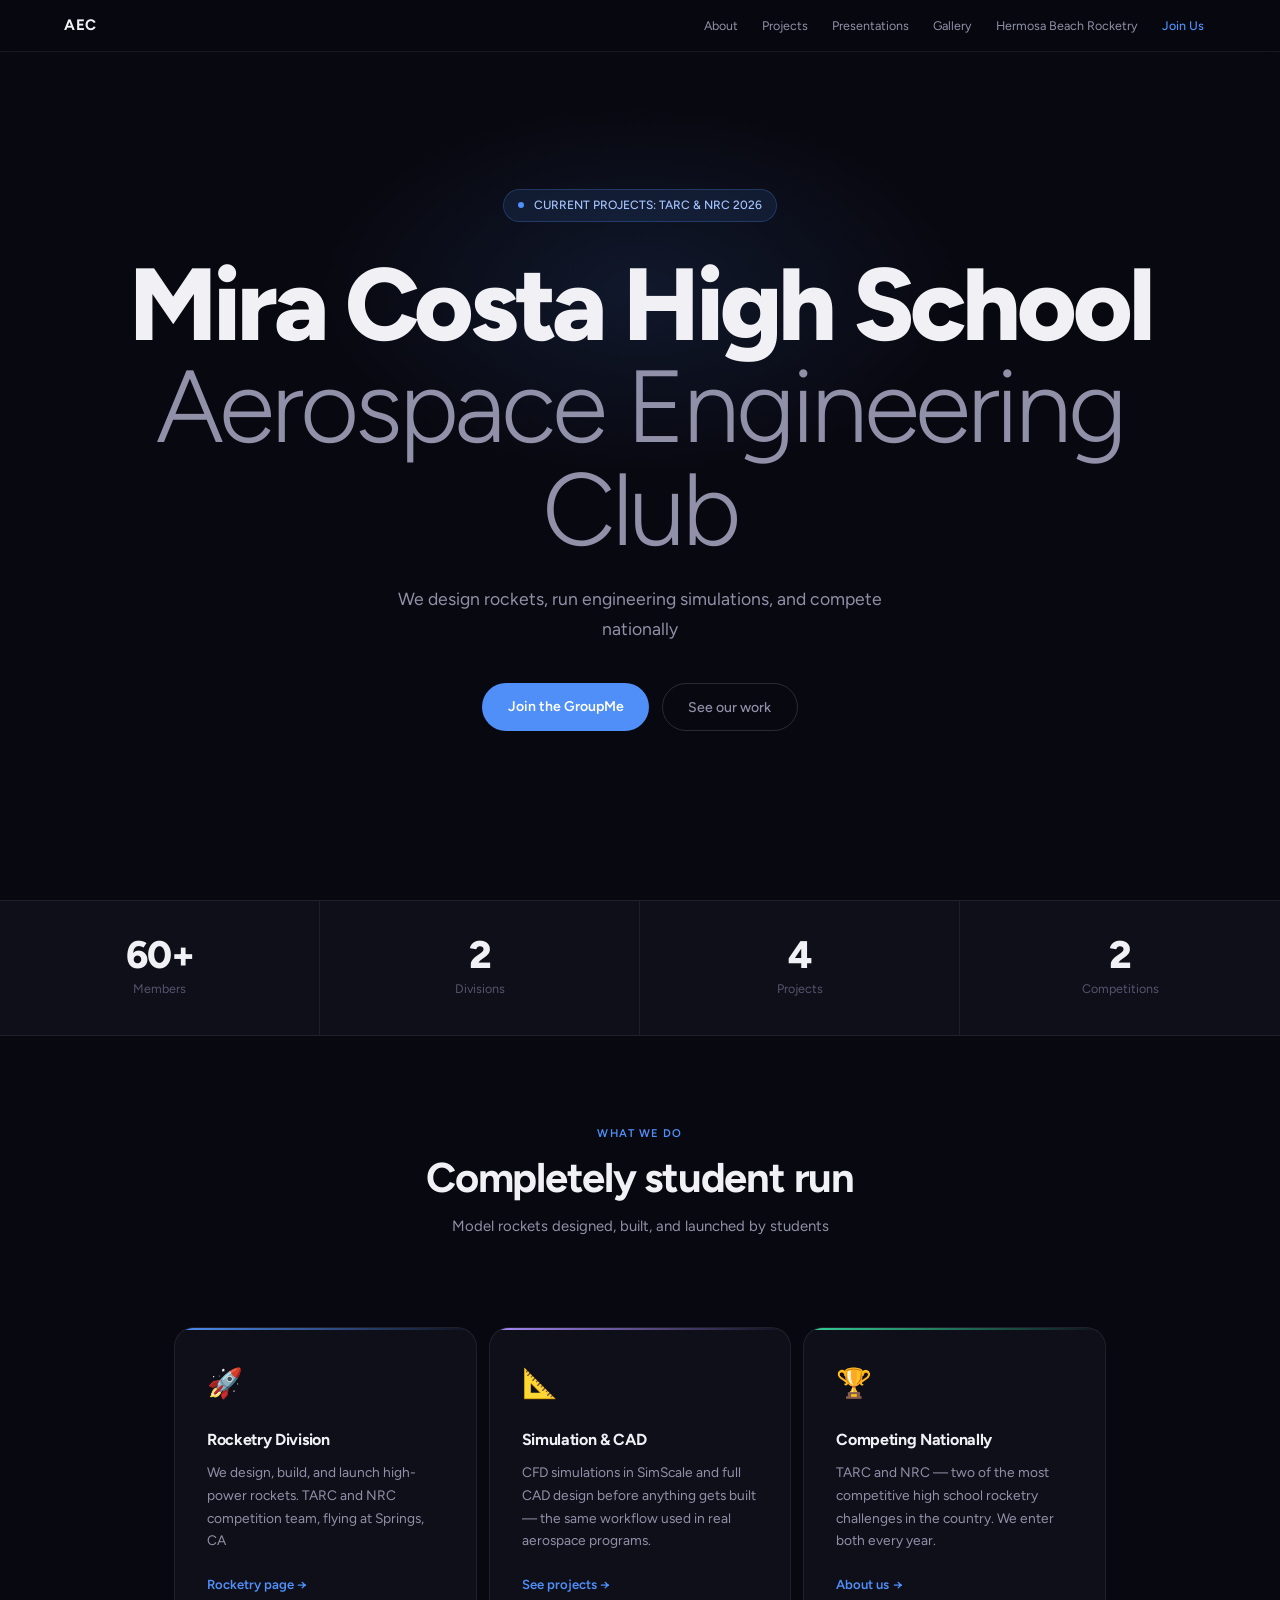
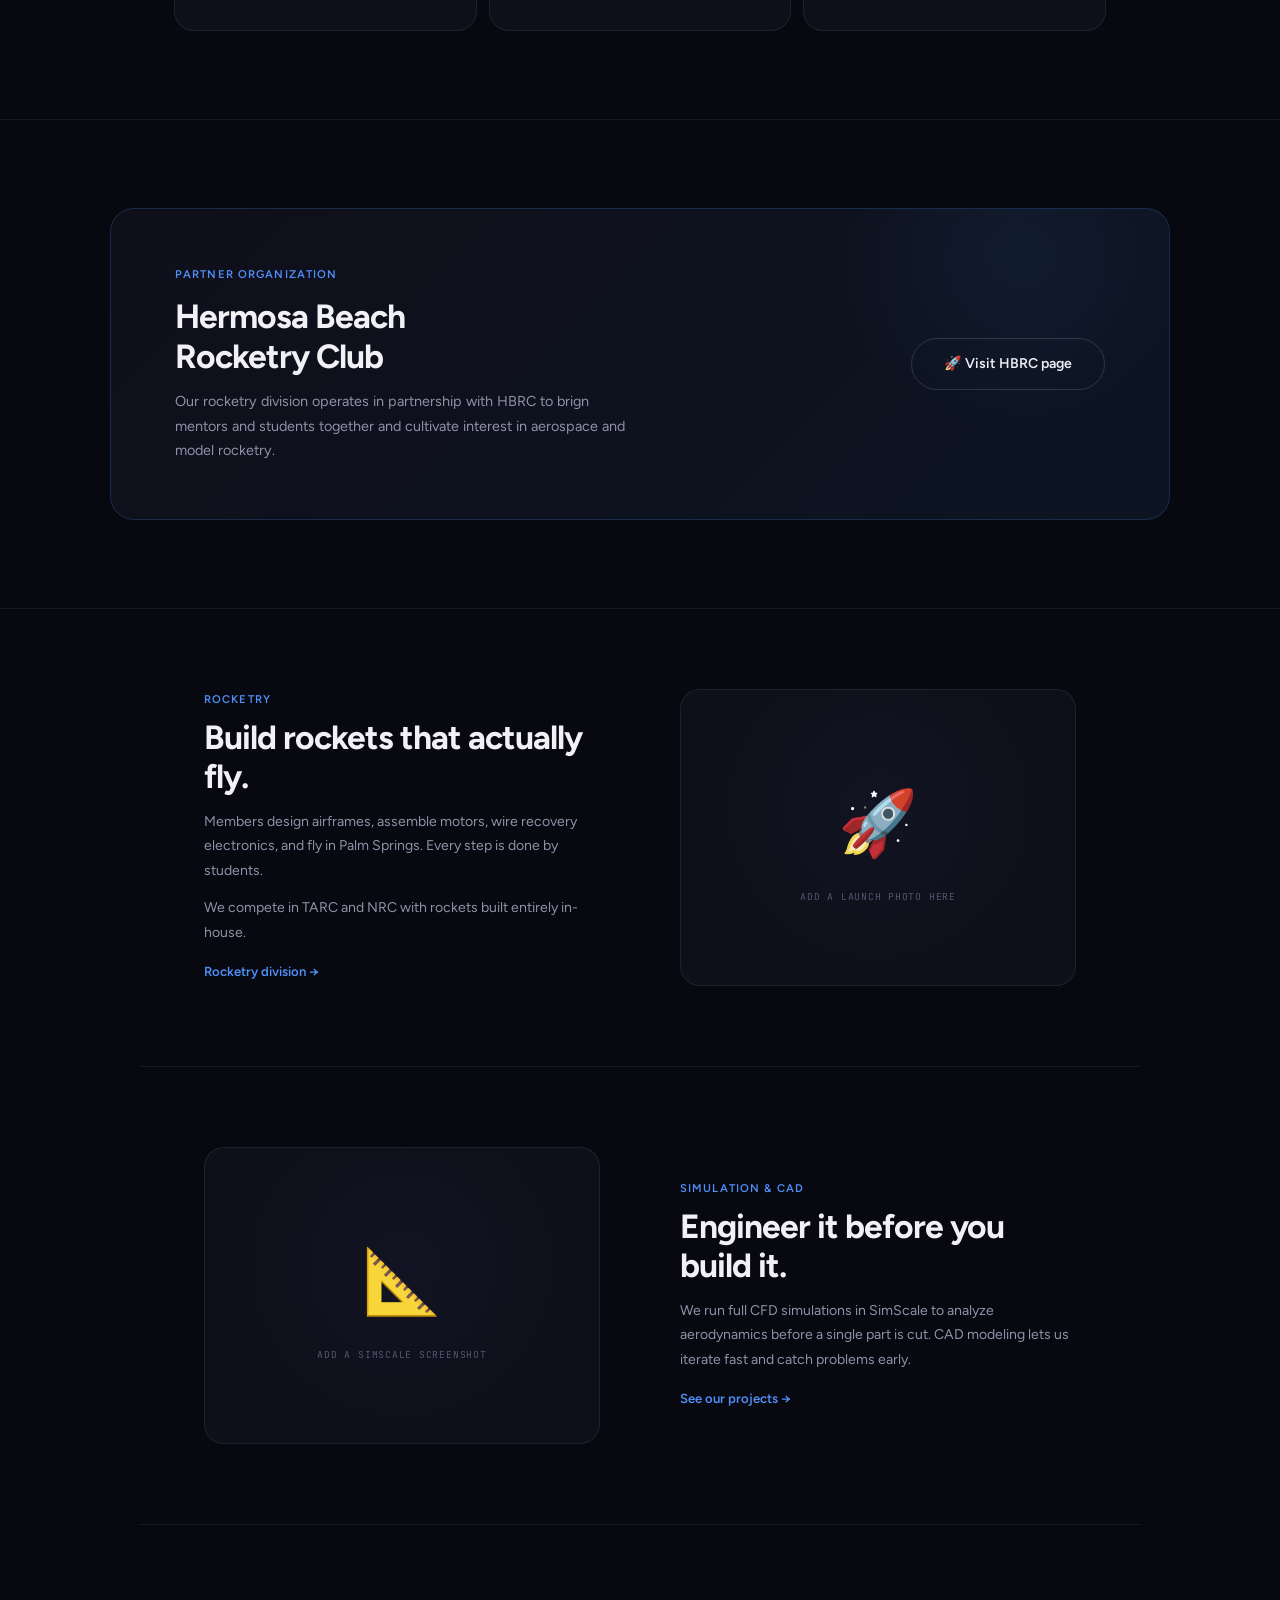
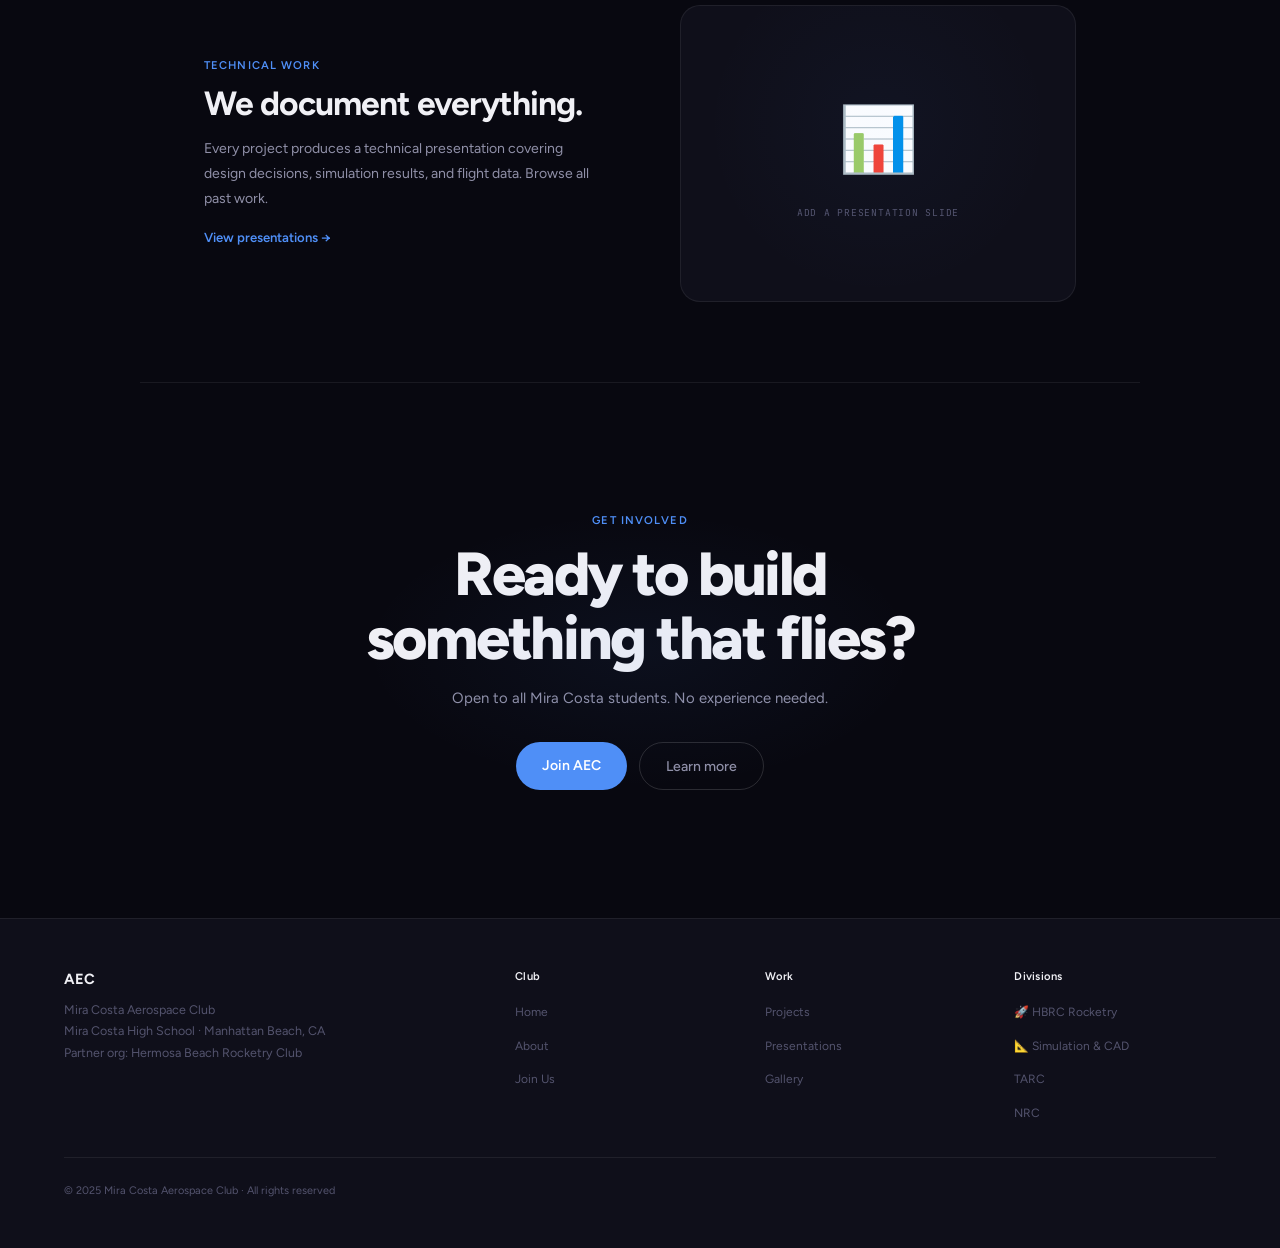
<file: BLACKHAWK-main/website/index.html>
<!DOCTYPE html>
<html lang="en">
<head>
  <meta charset="UTF-8" />
  <meta name="viewport" content="width=device-width, initial-scale=1.0" />
  <title>Mira Costa Aerospace Club</title>
  <link rel="preconnect" href="https://fonts.googleapis.com">
  <link rel="preconnect" href="https://fonts.gstatic.com" crossorigin>
  <link href="https://fonts.googleapis.com/css2?family=Figtree:wght@300;400;500;600;700;800&family=JetBrains+Mono:wght@400;500&display=swap" rel="stylesheet">
  <style>
    *, *::before, *::after { box-sizing: border-box; margin: 0; padding: 0; }

    :root {
      --bg:      #080810;
      --bg2:     #0f0f1a;
      --bg3:     #16162a;
      --border:  rgba(255,255,255,0.07);
      --border2: rgba(255,255,255,0.14);
      --text:    #f0f0f5;
      --mid:     #9090a8;
      --dim:     #54546e;
      --blue:    #4f8ff7;
      --blue2:   #a5c4ff;
    }

    html { scroll-behavior: smooth; }

    body {
      font-family: 'Figtree', -apple-system, sans-serif;
      background: var(--bg);
      color: var(--text);
      line-height: 1.65;
      -webkit-font-smoothing: antialiased;
    }

    a { color: inherit; text-decoration: none; }

    /* ── NAV ── */
    nav {
      position: fixed;
      top: 0; left: 0; right: 0;
      z-index: 100;
      height: 52px;
      background: rgba(8,8,16,0.85);
      backdrop-filter: blur(18px);
      -webkit-backdrop-filter: blur(18px);
      border-bottom: 1px solid var(--border);
      display: flex;
      align-items: center;
      padding: 0 5%;
    }

    .nav-logo { font-size: 0.95rem; font-weight: 700; letter-spacing: 0.04em; color: var(--text); margin-right: auto; }

    .nav-links { display: flex; list-style: none; }

    .nav-links a { font-size: 0.78rem; font-weight: 400; color: var(--mid); padding: 0 12px; transition: color 0.15s; }
    .nav-links a:hover { color: var(--text); }
    .nav-join { color: var(--blue) !important; font-weight: 500 !important; }

    /* ── HERO ── */
    .hero {
      min-height: 100vh;
      display: flex;
      flex-direction: column;
      align-items: center;
      justify-content: center;
      text-align: center;
      padding: 100px 5% 80px;
      position: relative;
      overflow: hidden;
    }

    .hero-glow {
      position: absolute;
      top: 10%; left: 50%;
      transform: translateX(-50%);
      width: 700px; height: 400px;
      background: radial-gradient(ellipse, rgba(79,143,247,0.12), transparent 65%);
      pointer-events: none;
    }

    .hero-pill {
      display: inline-flex;
      align-items: center;
      gap: 0.6rem;
      background: rgba(79,143,247,0.1);
      border: 1px solid rgba(79,143,247,0.25);
      border-radius: 100px;
      padding: 0.35rem 0.9rem;
      font-size: 0.75rem;
      font-weight: 500;
      color: var(--blue2);
      margin-bottom: 2rem;
      animation: fadeUp 0.6s ease 0.1s both;
    }

    .hero-pill-dot {
      width: 6px; height: 6px;
      background: var(--blue);
      border-radius: 50%;
      animation: pulse 2s ease-in-out infinite;
    }

    @keyframes pulse { 0%,100%{opacity:1;transform:scale(1)} 50%{opacity:0.5;transform:scale(0.8)} }

    .hero h1 {
      font-size: clamp(3rem, 8vw, 6.5rem);
      font-weight: 800;
      letter-spacing: -0.04em;
      line-height: 1.0;
      margin-bottom: 1.4rem;
      color: var(--text);
      animation: fadeUp 0.6s ease 0.2s both;
    }

    .hero h1 .light { font-weight: 300; color: var(--mid); }

    .hero-sub {
      font-size: clamp(0.95rem, 1.8vw, 1.1rem);
      font-weight: 400;
      color: var(--mid);
      max-width: 500px;
      line-height: 1.7;
      margin-bottom: 2.5rem;
      animation: fadeUp 0.6s ease 0.3s both;
    }

    .hero-btns {
      display: flex;
      gap: 0.8rem;
      justify-content: center;
      flex-wrap: wrap;
      animation: fadeUp 0.6s ease 0.4s both;
    }

    .btn-blue {
      background: var(--blue);
      color: #fff;
      padding: 0.7rem 1.6rem;
      border-radius: 100px;
      font-size: 0.88rem;
      font-weight: 600;
      transition: all 0.2s;
    }

    .btn-blue:hover { background: #3a78e8; transform: translateY(-1px); box-shadow: 0 8px 24px rgba(79,143,247,0.28); }

    .btn-ghost {
      background: transparent;
      color: var(--mid);
      padding: 0.7rem 1.6rem;
      border-radius: 100px;
      font-size: 0.88rem;
      font-weight: 500;
      border: 1px solid var(--border2);
      transition: all 0.2s;
    }

    .btn-ghost:hover { color: var(--text); border-color: rgba(255,255,255,0.3); }

    /* ── STATS ── */
    .stats {
      display: grid;
      grid-template-columns: repeat(4, 1fr);
      border-top: 1px solid var(--border);
      border-bottom: 1px solid var(--border);
      background: var(--bg2);
    }

    .stat { padding: 2.2rem 2rem; text-align: center; border-right: 1px solid var(--border); }
    .stat:last-child { border-right: none; }
    .stat-n { font-size: 2.4rem; font-weight: 800; letter-spacing: -0.04em; color: var(--text); line-height: 1; margin-bottom: 0.3rem; }
    .stat-l { font-size: 0.78rem; color: var(--dim); }

    /* ── SHARED LAYOUT ── */
    .wrap { max-width: 1060px; margin: 0 auto; padding: 0 5%; }
    .pad { padding: 5.5rem 0; }
    .pad-sm { padding: 3rem 0; }

    .label { font-size: 0.7rem; font-weight: 600; letter-spacing: 0.1em; text-transform: uppercase; color: var(--blue); margin-bottom: 0.8rem; }

    .heading {
      font-size: clamp(1.8rem, 3.5vw, 2.6rem);
      font-weight: 700;
      letter-spacing: -0.03em;
      line-height: 1.1;
      margin-bottom: 0.8rem;
    }

    .subtext { font-size: 0.93rem; color: var(--mid); line-height: 1.7; max-width: 500px; }

    hr.rule { border: none; border-top: 1px solid var(--border); }

    /* ── CARDS ── */
    .cards { display: grid; grid-template-columns: repeat(auto-fit, minmax(270px, 1fr)); gap: 12px; }

    .card {
      background: var(--bg2);
      border: 1px solid var(--border);
      border-radius: 20px;
      padding: 2rem;
      position: relative;
      overflow: hidden;
      transition: border-color 0.25s, transform 0.25s;
    }

    .card:hover { border-color: var(--border2); transform: translateY(-3px); }

    .card-stripe {
      position: absolute;
      top: 0; left: 0; right: 0;
      height: 2px;
    }

    .card-icon { font-size: 1.8rem; margin-bottom: 1.2rem; }
    .card h3 { font-size: 1rem; font-weight: 700; letter-spacing: -0.02em; margin-bottom: 0.5rem; }
    .card p { font-size: 0.86rem; color: var(--mid); line-height: 1.65; margin-bottom: 1.2rem; }

    .card-lnk { font-size: 0.82rem; font-weight: 600; color: var(--blue); display: inline-flex; align-items: center; transition: gap 0.15s; gap: 0.2rem; }
    .card-lnk:hover { gap: 0.5rem; }
    .card-lnk::after { content: '→'; }

    /* ── HBRC BANNER ── */
    .hbrc-banner {
      background: linear-gradient(135deg, var(--bg2) 0%, #0c1422 100%);
      border: 1px solid rgba(79,143,247,0.2);
      border-radius: 24px;
      padding: 3.5rem 4rem;
      display: grid;
      grid-template-columns: 1fr auto;
      align-items: center;
      gap: 3rem;
      position: relative;
      overflow: hidden;
    }

    .hbrc-banner::before {
      content: '';
      position: absolute;
      top: -50%; right: -5%;
      width: 400px; height: 400px;
      background: radial-gradient(circle, rgba(79,143,247,0.07), transparent 65%);
      pointer-events: none;
    }

    .hbrc-banner h2 { font-size: clamp(1.5rem, 3vw, 2.1rem); font-weight: 700; letter-spacing: -0.03em; line-height: 1.2; margin-bottom: 0.8rem; }
    .hbrc-banner p { font-size: 0.9rem; color: var(--mid); line-height: 1.7; max-width: 460px; }

    .btn-hbrc {
      background: transparent;
      color: var(--text);
      padding: 0.85rem 2rem;
      border-radius: 100px;
      font-size: 0.88rem;
      font-weight: 600;
      border: 1px solid var(--border2);
      white-space: nowrap;
      flex-shrink: 0;
      display: flex;
      align-items: center;
      gap: 0.5rem;
      transition: all 0.2s;
    }

    .btn-hbrc:hover { background: var(--blue); border-color: var(--blue); transform: translateY(-1px); box-shadow: 0 8px 24px rgba(79,143,247,0.25); }

    /* ── FEATURE ROW ── */
    .feat {
      display: grid;
      grid-template-columns: 1fr 1fr;
      gap: 5rem;
      align-items: center;
      padding: 5rem 5%;
      max-width: 1000px;
      margin: 0 auto;
      border-bottom: 1px solid var(--border);
    }

    .feat.flip { direction: rtl; }
    .feat.flip > * { direction: ltr; }

    .feat-text .label { margin-bottom: 0.6rem; }
    .feat-text h2 { font-size: clamp(1.5rem, 2.8vw, 2.1rem); font-weight: 700; letter-spacing: -0.03em; line-height: 1.15; margin-bottom: 0.9rem; }
    .feat-text p { font-size: 0.88rem; color: var(--mid); line-height: 1.75; margin-bottom: 0.8rem; }

    .feat-box {
      background: var(--bg2);
      border: 1px solid var(--border);
      border-radius: 20px;
      aspect-ratio: 4/3;
      display: flex;
      flex-direction: column;
      align-items: center;
      justify-content: center;
      gap: 0.8rem;
      font-size: 4rem;
      position: relative;
      overflow: hidden;
    }

    .feat-box::before { content: ''; position: absolute; inset: 0; background: radial-gradient(circle at 50% 40%, rgba(79,143,247,0.04), transparent 65%); }

    .feat-box p { font-family: 'JetBrains Mono', monospace; font-size: 0.6rem; color: var(--dim); letter-spacing: 0.08em; text-transform: uppercase; }

    /* ── CTA ── */
    .cta { text-align: center; padding: 8rem 5%; position: relative; overflow: hidden; }
    .cta::before { content: ''; position: absolute; top: 50%; left: 50%; transform: translate(-50%,-50%); width: 600px; height: 300px; background: radial-gradient(ellipse, rgba(79,143,247,0.06), transparent 65%); pointer-events: none; }
    .cta h2 { font-size: clamp(2rem, 5vw, 3.8rem); font-weight: 800; letter-spacing: -0.04em; line-height: 1.05; margin-bottom: 1rem; }
    .cta p { font-size: 0.93rem; color: var(--mid); margin-bottom: 2rem; }
    .cta-row { display: flex; gap: 0.8rem; justify-content: center; flex-wrap: wrap; }

    /* ── FOOTER ── */
    footer { background: var(--bg2); border-top: 1px solid var(--border); padding: 3rem 5%; }

    .footer-grid { display: grid; grid-template-columns: 2fr 1fr 1fr 1fr; gap: 3rem; padding-bottom: 2rem; border-bottom: 1px solid var(--border); margin-bottom: 1.5rem; }

    .footer-brand { font-size: 0.92rem; font-weight: 700; margin-bottom: 0.5rem; }
    .footer-tagline { font-size: 0.78rem; color: var(--dim); line-height: 1.7; }

    .footer-col h5 { font-size: 0.7rem; font-weight: 600; margin-bottom: 0.8rem; letter-spacing: 0.02em; }
    .footer-col ul { list-style: none; display: flex; flex-direction: column; gap: 0.45rem; }
    .footer-col ul a { font-size: 0.75rem; color: var(--dim); transition: color 0.15s; }
    .footer-col ul a:hover { color: var(--mid); }

    .footer-btm { font-size: 0.68rem; color: var(--dim); }

    /* ── Reveal ── */
    @keyframes fadeUp { from{opacity:0;transform:translateY(18px)} to{opacity:1;transform:translateY(0)} }
    .reveal { opacity: 0; transform: translateY(22px); transition: opacity 0.65s ease, transform 0.65s ease; }
    .reveal.visible { opacity: 1; transform: translateY(0); }

    /* ── Responsive ── */
    @media (max-width: 860px) {
      .stats { grid-template-columns: repeat(2,1fr); }
      .stat:nth-child(2) { border-right: none; }
      .hbrc-banner { grid-template-columns: 1fr; padding: 2.5rem; }
      .feat { grid-template-columns: 1fr; gap: 2rem; }
      .feat.flip { direction: ltr; }
      .footer-grid { grid-template-columns: 1fr 1fr; }
    }

    @media (max-width: 560px) {
      .nav-links { display: none; }
    }
  </style>
</head>
<body>

  <nav>
    <a href="index.html" class="nav-logo">AEC</a>
    <ul class="nav-links">
      <li><a href="about.html">About</a></li>
      <li><a href="projects.html">Projects</a></li>
      <li><a href="presentations.html">Presentations</a></li>
      <li><a href="gallery.html">Gallery</a></li>
      <li><a href="rocketry/index.html">Hermosa Beach Rocketry</a></li>
      <li><a href="contact.html" class="nav-join">Join Us</a></li>
    </ul>
  </nav>

<!-- HERO -->
<section class="hero">
  <div class="hero-glow"></div>
  <div class="hero-pill">
    <div class="hero-pill-dot"></div>
    CURRENT PROJECTS: TARC & NRC 2026
  </div>
  <h1>Mira Costa High School<br><span class="light">Aerospace Engineering Club</span></h1>
  <p class="hero-sub">We design rockets, run engineering simulations, and compete nationally</p>
  <div class="hero-btns">
  <a href="https://groupme.com/join_group/96601438/nnVI4sBJ" class="btn-blue" target="_blank" rel="noopener noreferrer">Join the GroupMe</a>
  <a href="projects.html" class="btn-ghost">See our work</a>
</div>
</section>
  
  <!-- STATS -->
  <div class="stats reveal">
    <div class="stat"><div class="stat-n">60+</div><div class="stat-l">Members</div></div>
    <div class="stat"><div class="stat-n">2</div><div class="stat-l">Divisions</div></div>
    <div class="stat"><div class="stat-n">4</div><div class="stat-l">Projects</div></div>
    <div class="stat"><div class="stat-n">2</div><div class="stat-l">Competitions</div></div>
  </div>

  <!-- DIVISIONS -->
  <div class="wrap pad reveal" style="text-align:center; max-width:640px;">
    <div class="label">What we do</div>
    <h2 class="heading">Completely student run</h2>
    <p class="subtext" style="margin:0 auto;">Model rockets designed, built, and launched by students</p>
  </div>

  <div class="wrap" style="padding-bottom:5.5rem;">
    <div class="cards reveal">
      <div class="card">
        <div class="card-stripe" style="background:linear-gradient(90deg,var(--blue),transparent);"></div>
        <div class="card-icon">🚀</div>
        <h3>Rocketry Division</h3>
        <p>We design, build, and launch high-power rockets. TARC and NRC competition team, flying at  Springs, CA</p>
        <a href="rocketry/index.html" class="card-lnk">Rocketry page </a>
      </div>
      <div class="card">
        <div class="card-stripe" style="background:linear-gradient(90deg,#a78bfa,transparent);"></div>
        <div class="card-icon">📐</div>
        <h3>Simulation & CAD</h3>
        <p>CFD simulations in SimScale and full CAD design before anything gets built — the same workflow used in real aerospace programs.</p>
        <a href="projects.html" class="card-lnk">See projects </a>
      </div>
      <div class="card">
        <div class="card-stripe" style="background:linear-gradient(90deg,#34d399,transparent);"></div>
        <div class="card-icon">🏆</div>
        <h3>Competing Nationally</h3>
        <p>TARC and NRC — two of the most competitive high school rocketry challenges in the country. We enter both every year.</p>
        <a href="about.html" class="card-lnk">About us </a>
      </div>
    </div>
  </div>

  <hr class="rule" />

  <!-- HBRC BANNER -->
  <div class="wrap pad reveal">
    <div class="hbrc-banner">
      <div>
        <div class="label">Partner organization</div>
        <h2>Hermosa Beach<br>Rocketry Club</h2>
        <p>Our rocketry division operates in partnership with HBRC to brign mentors and students together and cultivate interest in aerospace and model rocketry.</p>
      </div>
      <a href="rocketry/index.html" class="btn-hbrc">🚀 Visit HBRC page</a>
    </div>
  </div>

  <hr class="rule" />

  <!-- FEATURE ROWS -->
  <div class="feat reveal">
    <div class="feat-text">
      <div class="label">Rocketry</div>
      <h2>Build rockets that actually fly.</h2>
      <p>Members design airframes, assemble motors, wire recovery electronics, and fly in Palm Springs. Every step is done by students.</p>
      <p>We compete in TARC and NRC with rockets built entirely in-house.</p>
      <a href="rocketry/index.html" class="card-lnk">Rocketry division </a>
    </div>
    <div class="feat-box">🚀<p>Add a launch photo here</p></div>
  </div>

  <div class="feat flip reveal">
    <div class="feat-text">
      <div class="label">Simulation & CAD</div>
      <h2>Engineer it before you build it.</h2>
      <p>We run full CFD simulations in SimScale to analyze aerodynamics before a single part is cut. CAD modeling lets us iterate fast and catch problems early.</p>
      <a href="projects.html" class="card-lnk">See our projects </a>
    </div>
    <div class="feat-box">📐<p>Add a SimScale screenshot</p></div>
  </div>

  <div class="feat reveal">
    <div class="feat-text">
      <div class="label">Technical work</div>
      <h2>We document everything.</h2>
      <p>Every project produces a technical presentation covering design decisions, simulation results, and flight data. Browse all past work.</p>
      <a href="presentations.html" class="card-lnk">View presentations </a>
    </div>
    <div class="feat-box">📊<p>Add a presentation slide</p></div>
  </div>

  <!-- CTA -->
  <section class="cta reveal">
    <div class="label" style="margin-bottom:0.8rem;">Get involved</div>
    <h2>Ready to build<br>something that flies?</h2>
    <p>Open to all Mira Costa students. No experience needed.</p>
    <div class="cta-row">
      <a href="contact.html" class="btn-blue">Join AEC</a>
      <a href="about.html" class="btn-ghost">Learn more</a>
    </div>
  </section>

  <!-- FOOTER -->
  <footer>
    <div class="footer-grid">
      <div>
        <div class="footer-brand">AEC</div>
        <div class="footer-tagline">Mira Costa Aerospace Club<br>Mira Costa High School · Manhattan Beach, CA<br>Partner org: Hermosa Beach Rocketry Club</div>
      </div>
      <div class="footer-col">
        <h5>Club</h5>
        <ul>
          <li><a href="index.html">Home</a></li>
          <li><a href="about.html">About</a></li>
          <li><a href="contact.html">Join Us</a></li>
        </ul>
      </div>
      <div class="footer-col">
        <h5>Work</h5>
        <ul>
          <li><a href="projects.html">Projects</a></li>
          <li><a href="presentations.html">Presentations</a></li>
          <li><a href="gallery.html">Gallery</a></li>
        </ul>
      </div>
      <div class="footer-col">
        <h5>Divisions</h5>
        <ul>
          <li><a href="rocketry/index.html">🚀 HBRC Rocketry</a></li>
          <li><a href="projects.html">📐 Simulation & CAD</a></li>
          <li><a href="#">TARC</a></li>
          <li><a href="#">NRC</a></li>
        </ul>
      </div>
    </div>
    <div class="footer-btm">© 2025 Mira Costa Aerospace Club · All rights reserved</div>
  </footer>

  <script>
    const obs = new IntersectionObserver(entries => {
      entries.forEach(e => { if (e.isIntersecting) e.target.classList.add('visible'); });
    }, { threshold: 0.08 });
    document.querySelectorAll('.reveal').forEach(el => obs.observe(el));
  </script>

</body>
</html>
</file>
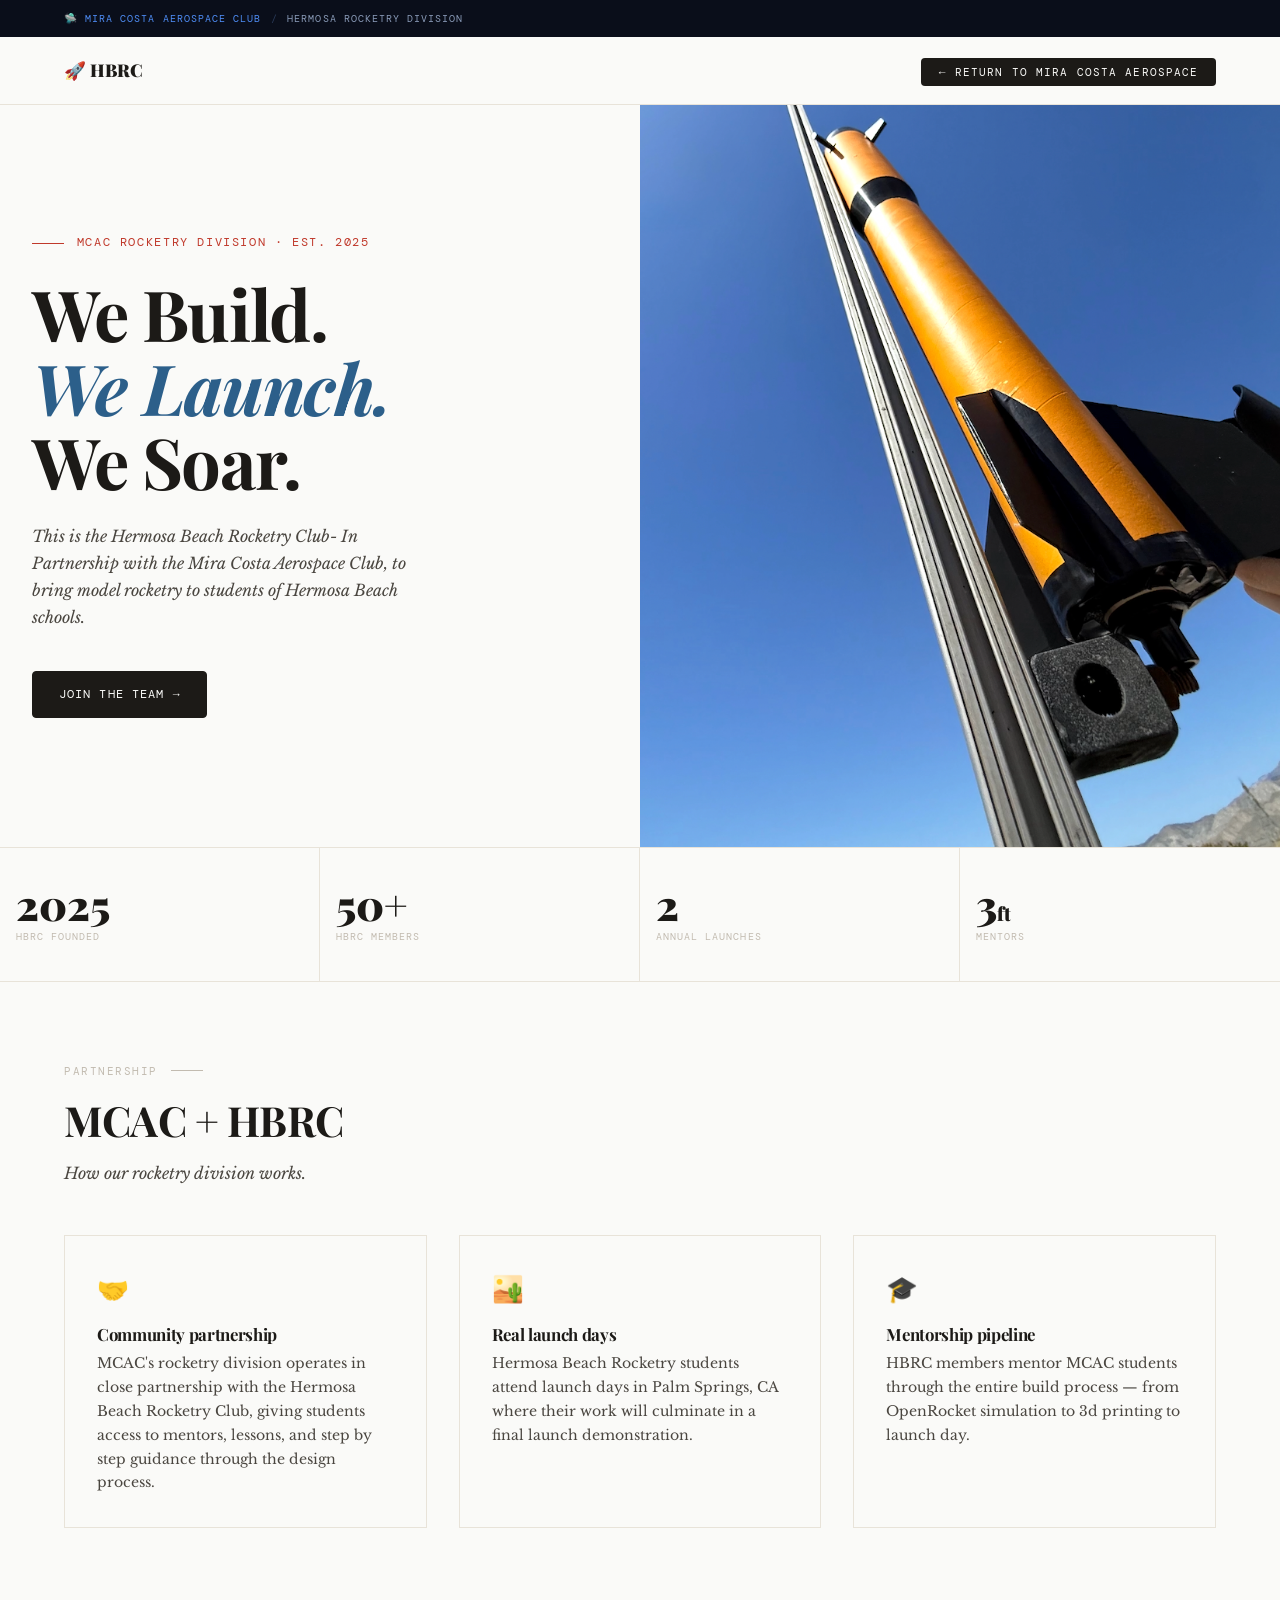
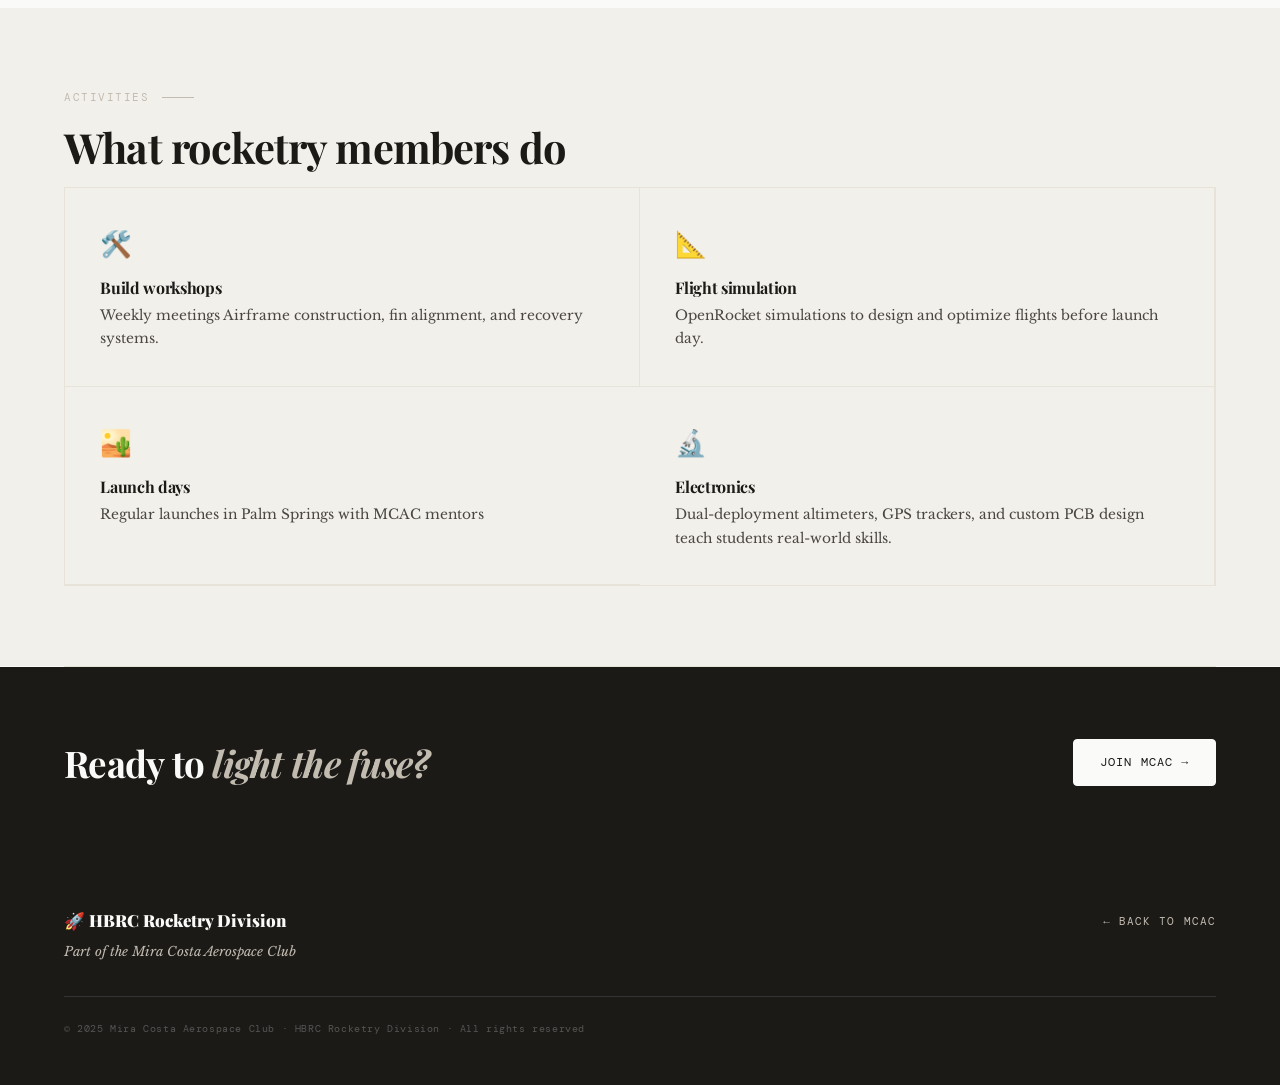
<file: BLACKHAWK-main/website/rocketry/index.html>
<!DOCTYPE html>
<html lang="en">
<head>
  <meta charset="UTF-8" />
  <meta name="viewport" content="width=device-width, initial-scale=1.0" />
  <title>HBRC Rocketry — Mira Costa Aerospace Club</title>
  <link rel="stylesheet" href="style.css" />
  <style>
    /* ── Hero ── */
    .hero {
      min-height: calc(90vh - 68px);
      display: grid;
      grid-template-columns: 1fr 1fr;
      align-items: center;
    }

    .hero-text { padding: 6rem 5%; animation: fadeUp 0.8s ease both; }

    .hero-eyebrow {
      font-family: 'DM Mono', monospace;
      font-size: 0.72rem;
      letter-spacing: 0.14em;
      text-transform: uppercase;
      color: var(--accent);
      display: flex;
      align-items: center;
      gap: 0.8rem;
      margin-bottom: 1.5rem;
    }

    .hero-eyebrow::before { content: ''; width: 2rem; height: 1px; background: var(--accent); }

    .hero h1 { font-size: clamp(2.8rem, 5.5vw, 5rem); line-height: 1.05; margin-bottom: 1.5rem; }
    .hero h1 em { font-style: italic; color: var(--accent2); }

    .hero-desc { color: var(--ink-mid); font-size: 1rem; font-style: italic; max-width: 400px; margin-bottom: 2.5rem; }
    .hero-actions { display: flex; gap: 1rem; flex-wrap: wrap; }

    .hero-image {
      height: calc(90vh - 68px);
      background: var(--cream);
      display: flex;
      align-items: center;
      justify-content: center;
      color: var(--stone);
      font-size: 6rem;
      position: relative;
      overflow: hidden;
    }

    .hero-image-inner {
      display: flex;
      flex-direction: column;
      align-items: center;
      gap: 1rem;
      animation: float 4s ease-in-out infinite;
    }

    .hero-image p { font-family: 'DM Mono', monospace; font-size: 0.65rem; letter-spacing: 0.1em; text-transform: uppercase; color: var(--stone); }

    @keyframes float { 0%,100%{transform:translateY(0)} 50%{transform:translateY(-14px)} }

    /* ── Stats ── */
    .stats-bar { display: grid; grid-template-columns: repeat(4, 1fr); border-top: 1px solid var(--sand); border-bottom: 1px solid var(--sand); }

    .stat { padding: 2.2rem 5%; border-right: 1px solid var(--sand); }
    .stat:last-child { border-right: none; }

    .stat-number { font-family: 'Playfair Display', serif; font-size: 2.6rem; font-weight: 900; line-height: 1; margin-bottom: 0.2rem; }
    .stat-label { font-family: 'DM Mono', monospace; font-size: 0.65rem; letter-spacing: 0.1em; text-transform: uppercase; color: var(--stone); }

    /* ── Features grid ── */
    .features-grid { display: grid; grid-template-columns: repeat(2, 1fr); border: 1px solid var(--sand); }
    .feature { padding: 2.2rem; border-right: 1px solid var(--sand); border-bottom: 1px solid var(--sand); transition: background 0.2s; }
    .feature:hover { background: var(--cream); }
    .feature:nth-child(3n) { border-right: none; }
    .feature:nth-child(n+4) { border-bottom: none; }
    .feature-icon { font-size: 1.6rem; margin-bottom: 0.8rem; }
    .feature h3 { font-size: 1rem; margin-bottom: 0.4rem; }
    .feature p { font-size: 0.86rem; color: var(--ink-mid); }

    /* ── Cert table ── */
    .cert-table { width: 100%; border-collapse: collapse; font-size: 0.9rem; }
    .cert-table th { font-family: 'DM Mono', monospace; font-size: 0.65rem; letter-spacing: 0.1em; text-transform: uppercase; color: var(--stone); padding: 0.8rem 1rem; text-align: left; border-bottom: 1px solid var(--sand); }
    .cert-table td { padding: 1rem; border-bottom: 1px solid var(--cream); color: var(--ink-mid); }
    .cert-table tr:last-child td { border-bottom: none; }
    .cert-table tr:hover td { background: var(--cream); }

    .cert-badge { display: inline-block; font-family: 'DM Mono', monospace; font-size: 0.62rem; letter-spacing: 0.08em; text-transform: uppercase; padding: 0.2rem 0.6rem; border: 1px solid; }
    .cert-l1 { color: #2c5f8a; border-color: #2c5f8a; }
    .cert-l2 { color: #b8860b; border-color: #b8860b; }
    .cert-l3 { color: var(--accent); border-color: var(--accent); }

    /* ── CTA strip ── */
    .cta-strip { background: var(--ink); color: var(--white); padding: 4.5rem 5%; display: flex; justify-content: space-between; align-items: center; gap: 2rem; flex-wrap: wrap; }
    .cta-strip h2 { font-size: clamp(1.6rem, 3vw, 2.3rem); max-width: 480px; }
    .cta-strip h2 em { font-style: italic; color: var(--stone); }
    .btn-light { background: var(--white); color: var(--ink); border: 1px solid var(--white); }
    .btn-light:hover { background: var(--accent); color: var(--white); border-color: var(--accent); }

    @keyframes fadeUp { from{opacity:0;transform:translateY(24px)} to{opacity:1;transform:translateY(0)} }

    @media (max-width: 900px) {
      .hero { grid-template-columns: 1fr; }
      .hero-image { display: none; }
      .stats-bar { grid-template-columns: repeat(2,1fr); }
      .features-grid { grid-template-columns: 1fr 1fr; }
    }
  </style>
</head>
<body>

  <!-- PARENT BREADCRUMB -->
  <div class="parent-bar">
    <a href="../index.html">🛸 Mira Costa Aerospace Club</a>
    <span class="sep">/</span>
    <span>Hermosa Rocketry Division</span>
  </div>

 <nav>
  <a href="../index.html" class="nav-logo">🚀 HBRC</a>
  <ul class="nav-links">
    <li><a href="../index.html" class="nav-cta">← Return to Mira Costa Aerospace</a></li>
  </ul>
</nav>

  <!-- HERO -->
  <section class="hero">
    <div class="hero-text">
      <div class="hero-eyebrow">MCAC Rocketry Division · Est. 2025</div>
      <h1>We Build.<br><em>We Launch.</em><br>We Soar.</h1>
      <p class="hero-desc">
        This is the Hermosa Beach Rocketry Club- In Partnership with the Mira Costa Aerospace Club, to bring model rocketry to students of Hermosa Beach schools.
      </p>
      <div class="hero-actions">
        <a href="../contact.html" class="btn btn-primary">Join the team →</a>
      </div>
    </div>
    <div class="hero-image">
  <img src="../images/IMG_5955.png" style="width:100%; height:100%; object-fit:cover;">
</div>
  </section>

  <!-- STATS -->
  <div class="stats-bar">
    <div class="stat"><div class="stat-number">2025</div><div class="stat-label">HBRC founded</div></div>
    <div class="stat"><div class="stat-number">50+</div><div class="stat-label">HBRC members</div></div>
    <div class="stat"><div class="stat-number">2</div><div class="stat-label">Annual launches</div></div>
    <div class="stat"><div class="stat-number">3<span style="font-size:1.2rem">ft</span></div><div class="stat-label">Mentors</div></div>
  </div>

  <!-- ABOUT THE PARTNERSHIP -->
  <section class="section">
    <div class="section-label">Partnership</div>
    <h2 class="section-title">MCAC + HBRC</h2>
    <p class="section-subtitle">How our rocketry division works.</p>

    <div class="card-grid">
      <div class="card">
        <div style="font-size:1.6rem; margin-bottom:0.8rem;">🤝</div>
        <h3>Community partnership</h3>
        <p>MCAC's rocketry division operates in close partnership with the Hermosa Beach Rocketry Club, giving students access to mentors, lessons, and step by step guidance through the design process.
      </div>
      <div class="card">
        <div style="font-size:1.6rem; margin-bottom:0.8rem;">🏜️</div>
        <h3>Real launch days</h3>
        <p>Hermosa Beach Rocketry students attend launch days in Palm Springs, CA where their work will culminate in a final launch demonstration.</p>
      </div>
      <div class="card">
        <div style="font-size:1.6rem; margin-bottom:0.8rem;">🎓</div>
        <h3>Mentorship pipeline</h3>
        <p>HBRC members mentor MCAC students through the entire build process — from OpenRocket simulation to 3d printing to launch day. </p>
      </div>
    </div>
  </section>

  <!-- WHAT WE DO -->
  <section class="section section-alt">
    <div class="section-label">Activities</div>
    <h2 class="section-title">What rocketry members do</h2>
    <div class="features-grid">
      <div class="feature"><div class="feature-icon">🛠️</div><h3>Build workshops</h3><p>Weekly meetings Airframe construction, fin alignment, and recovery systems.</p></div>
      <div class="feature"><div class="feature-icon">📐</div><h3>Flight simulation</h3><p>OpenRocket simulations to design and optimize flights before launch day.</p></div>
      <div class="feature"><div class="feature-icon">🏜️</div><h3>Launch days</h3><p>Regular launches in Palm Springs with MCAC mentors</p></div>
      <div class="feature"><div class="feature-icon">🔬</div><h3>Electronics</h3><p>Dual-deployment altimeters, GPS trackers, and custom PCB design teach students real-world skills.</p></div>
    </div>
  </section>

  <hr />


  <!-- CTA -->
  <div class="cta-strip">
    <h2>Ready to <em>light the fuse?</em></h2>
    <a href="../contact.html" class="btn btn-light">Join MCAC →</a>
  </div>

  <footer>
    <div class="footer-inner">
      <div>
        <div class="footer-brand">🚀 HBRC Rocketry Division</div>
        <div class="footer-tagline">Part of the Mira Costa Aerospace Club</div>
      </div>
      <ul class="footer-links">
        <li><a href="../index.html">← Back to MCAC</a></li>
      </ul>
    </div>
    <div class="footer-bottom">© 2025 Mira Costa Aerospace Club · HBRC Rocketry Division · All rights reserved</div>
  </footer>

</body>
</html>
</file>
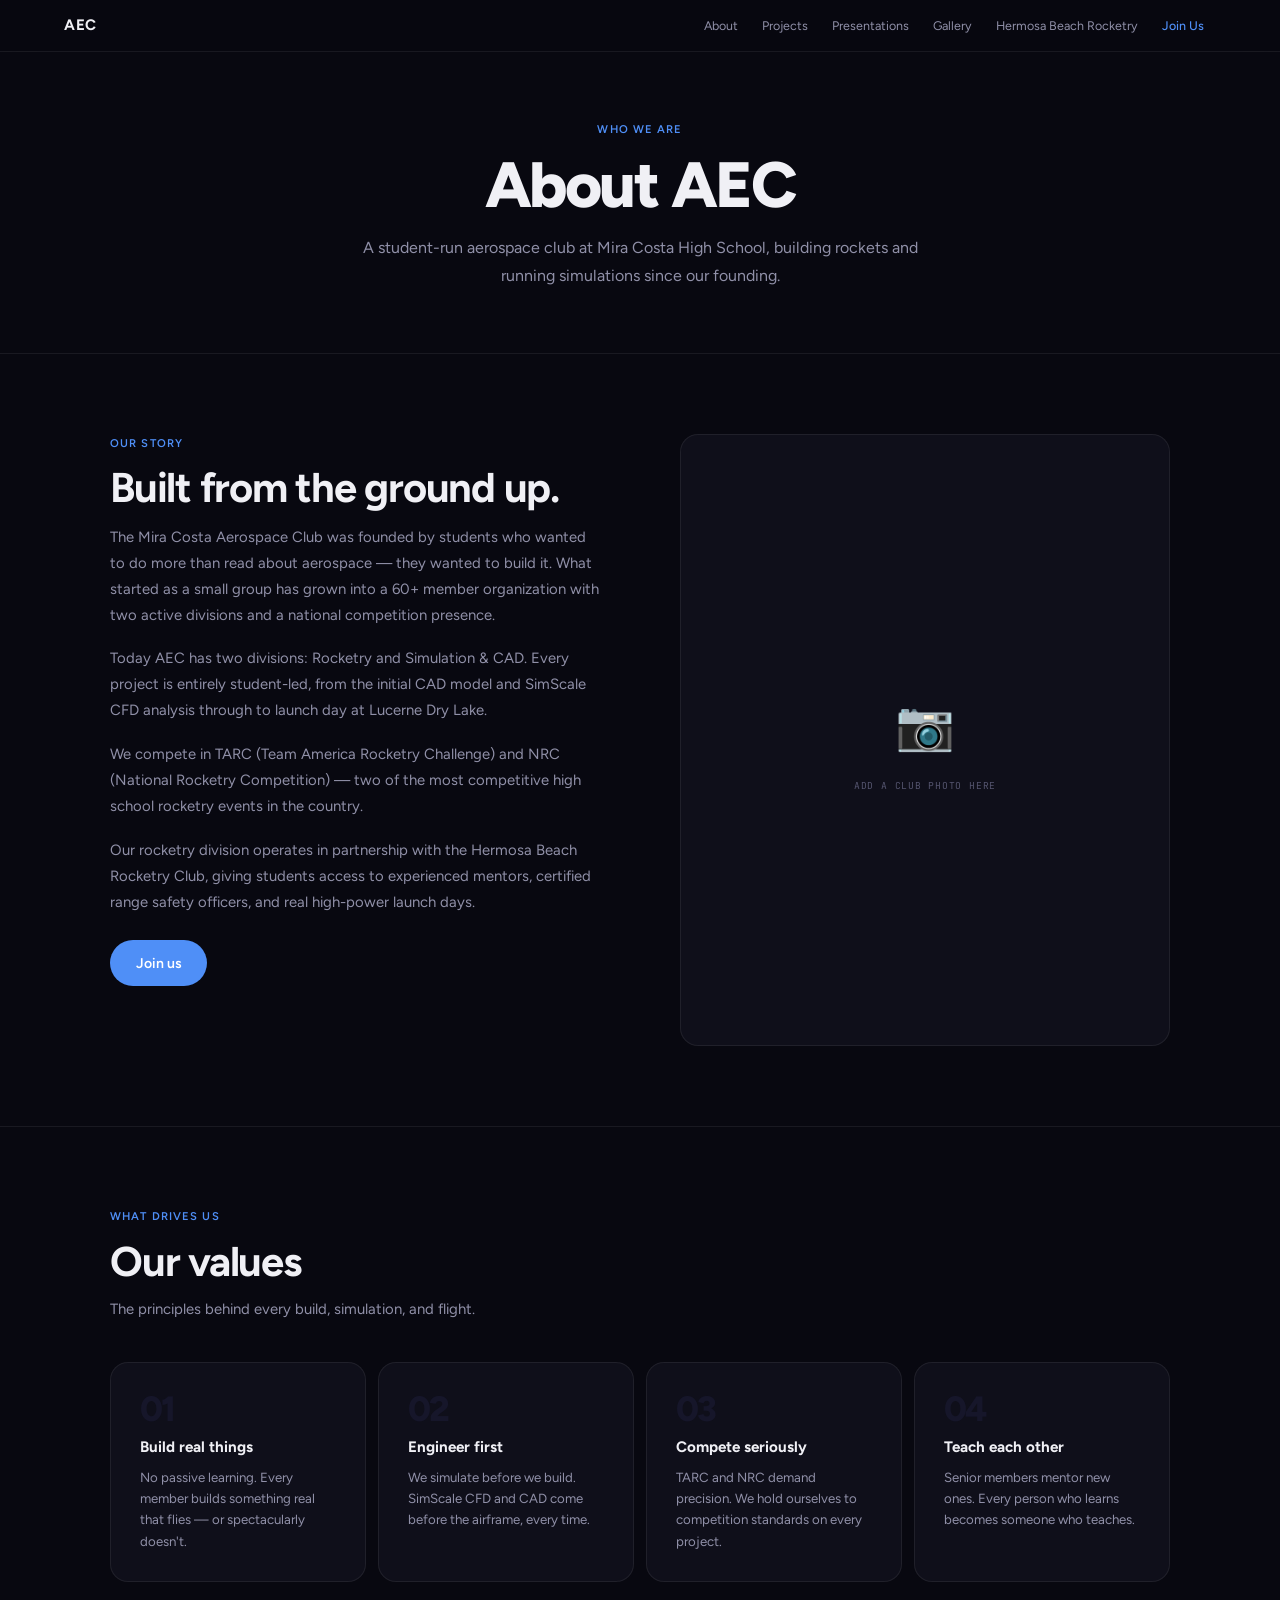
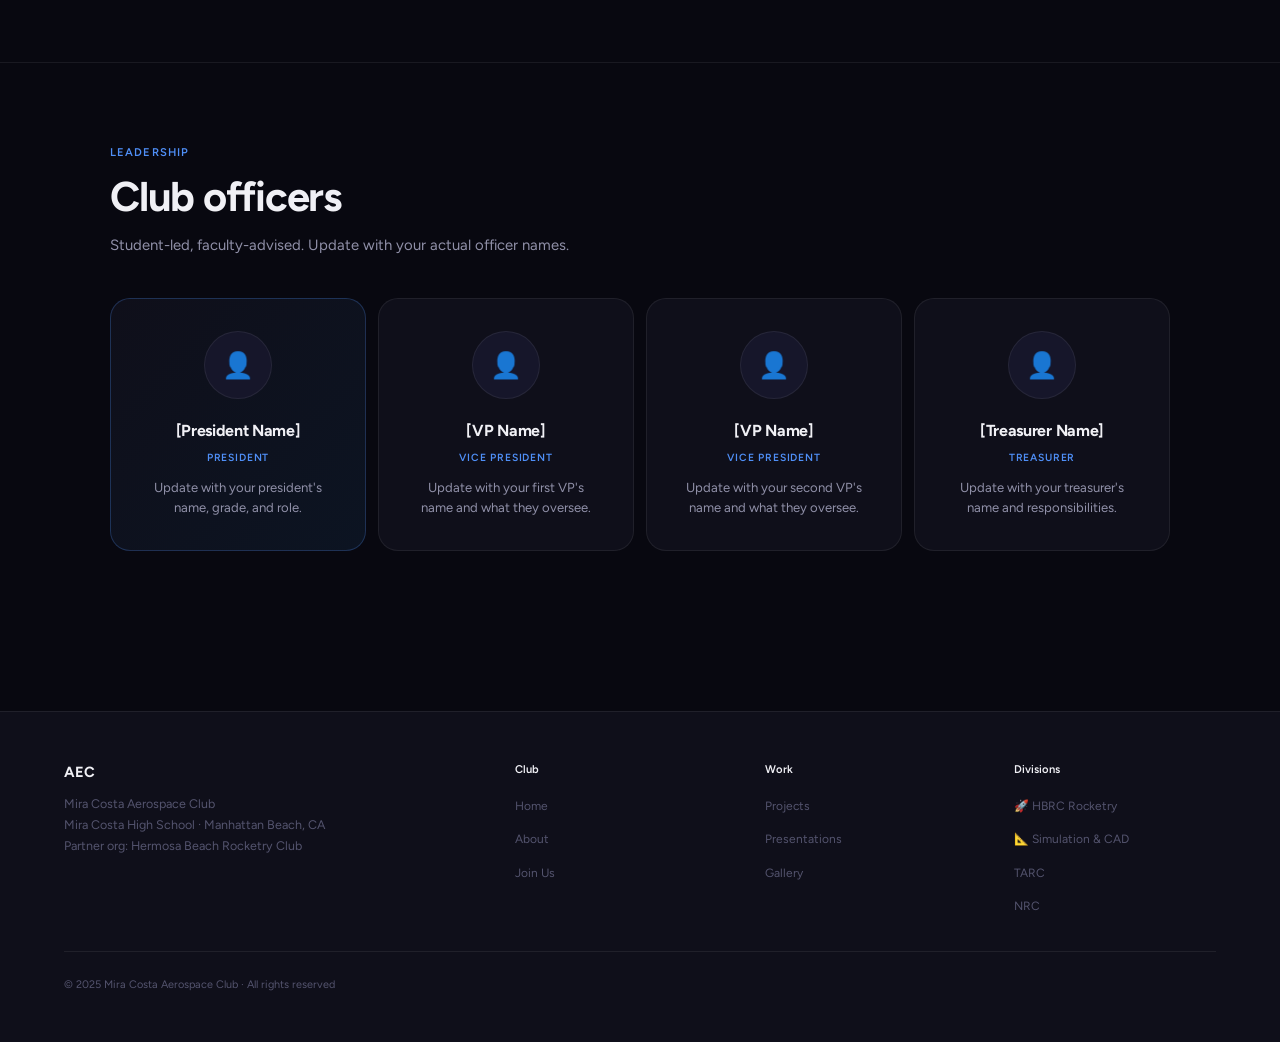
<file: BLACKHAWK-main/website/about.html>
<!DOCTYPE html>
<html lang="en">
<head>
  <meta charset="UTF-8" />
  <meta name="viewport" content="width=device-width, initial-scale=1.0" />
  <title>About — Mira Costa Aerospace Club</title>
  <link rel="preconnect" href="https://fonts.googleapis.com">
  <link rel="preconnect" href="https://fonts.gstatic.com" crossorigin>
  <link href="https://fonts.googleapis.com/css2?family=Figtree:wght@300;400;500;600;700;800&family=JetBrains+Mono:wght@400;500&display=swap" rel="stylesheet">
  <style>
*, *::before, *::after { box-sizing: border-box; margin: 0; padding: 0; }

    :root {
      --bg:      #080810;
      --bg2:     #0f0f1a;
      --bg3:     #16162a;
      --border:  rgba(255,255,255,0.07);
      --border2: rgba(255,255,255,0.14);
      --text:    #f0f0f5;
      --mid:     #9090a8;
      --dim:     #54546e;
      --blue:    #4f8ff7;
      --blue2:   #a5c4ff;
    }

    html { scroll-behavior: smooth; }

    body {
      font-family: 'Figtree', -apple-system, sans-serif;
      background: var(--bg);
      color: var(--text);
      line-height: 1.65;
      -webkit-font-smoothing: antialiased;
    }

    a { color: inherit; text-decoration: none; }

    /* ── NAV ── */
    nav {
      position: fixed;
      top: 0; left: 0; right: 0;
      z-index: 100;
      height: 52px;
      background: rgba(8,8,16,0.85);
      backdrop-filter: blur(18px);
      -webkit-backdrop-filter: blur(18px);
      border-bottom: 1px solid var(--border);
      display: flex;
      align-items: center;
      padding: 0 5%;
    }

    .nav-logo { font-size: 0.95rem; font-weight: 700; letter-spacing: 0.04em; color: var(--text); margin-right: auto; }

    .nav-links { display: flex; list-style: none; }

    .nav-links a { font-size: 0.78rem; font-weight: 400; color: var(--mid); padding: 0 12px; transition: color 0.15s; }
    .nav-links a:hover { color: var(--text); }
    .nav-join { color: var(--blue) !important; font-weight: 500 !important; }

    .page-header { padding:120px 5% 4rem; text-align:center; }
    .page-header h1 { font-size:clamp(2.4rem,5vw,4rem); font-weight:800; letter-spacing:-0.04em; line-height:1.05; margin-bottom:1rem; }
    .page-header p { font-size:1rem; color:var(--mid); line-height:1.7; max-width:580px; margin:0 auto; }
    .label { font-size:0.7rem; font-weight:600; letter-spacing:0.1em; text-transform:uppercase; color:var(--blue); margin-bottom:0.8rem; }
    hr.rule { border:none; border-top:1px solid var(--border); }
    .wrap { max-width:1060px; margin:0 auto; padding:0 5%; }
    .pad { padding:5rem 0; }
    .heading { font-size:clamp(1.8rem,3.5vw,2.6rem); font-weight:700; letter-spacing:-0.03em; line-height:1.1; margin-bottom:0.8rem; }
    .subtext { font-size:0.93rem; color:var(--mid); line-height:1.7; max-width:500px; margin-bottom:2.5rem; }
    .btn-blue { display:inline-flex; align-items:center; background:var(--blue); color:#fff; padding:0.7rem 1.6rem; border-radius:100px; font-size:0.88rem; font-weight:600; transition:all 0.2s; }
    .btn-blue:hover { background:#3a78e8; transform:translateY(-1px); }
    .btn-ghost { display:inline-flex; align-items:center; background:transparent; color:var(--mid); padding:0.7rem 1.6rem; border-radius:100px; font-size:0.88rem; font-weight:500; border:1px solid var(--border2); transition:all 0.2s; }
    .btn-ghost:hover { color:var(--text); border-color:rgba(255,255,255,0.3); }
    .lnk { font-size:0.85rem; font-weight:600; color:var(--blue); display:inline-flex; align-items:center; gap:0.2rem; transition:gap 0.15s; }
    .lnk:hover { gap:0.5rem; }
    .lnk::after { content:"→"; }
    footer { background:var(--bg2); border-top:1px solid var(--border); padding:3rem 5%; margin-top:5rem; }
    .footer-grid { display:grid; grid-template-columns:2fr 1fr 1fr 1fr; gap:3rem; padding-bottom:2rem; border-bottom:1px solid var(--border); margin-bottom:1.5rem; }
    .footer-brand { font-size:0.92rem; font-weight:700; margin-bottom:0.5rem; }
    .footer-tagline { font-size:0.78rem; color:var(--dim); line-height:1.7; }
    .footer-col h5 { font-size:0.7rem; font-weight:600; margin-bottom:0.8rem; }
    .footer-col ul { list-style:none; display:flex; flex-direction:column; gap:0.45rem; }
    .footer-col ul a { font-size:0.75rem; color:var(--dim); transition:color 0.15s; }
    .footer-col ul a:hover { color:var(--mid); }
    .footer-btm { font-size:0.68rem; color:var(--dim); }
    @keyframes fadeUp { from{opacity:0;transform:translateY(18px)} to{opacity:1;transform:translateY(0)} }
    .reveal { opacity:0; transform:translateY(22px); transition:opacity 0.65s ease,transform 0.65s ease; }
    .reveal.visible { opacity:1; transform:translateY(0); }
    @media (max-width:860px) { .footer-grid { grid-template-columns:1fr 1fr; } }
    @media (max-width:560px) { .nav-links { display:none; } }

    .two-col { display:grid; grid-template-columns:1fr 1fr; gap:5rem; align-items:start; }
    .photo-box { background:var(--bg2); border:1px solid var(--border); border-radius:18px; aspect-ratio:4/5; display:flex; flex-direction:column; align-items:center; justify-content:center; gap:0.8rem; font-size:3rem; color:var(--dim); position:sticky; top:72px; }
    .photo-box p { font-family:"JetBrains Mono",monospace; font-size:0.6rem; color:var(--dim); letter-spacing:0.08em; text-transform:uppercase; }
    .story-text p { font-size:0.93rem; color:var(--mid); line-height:1.75; margin-bottom:1.1rem; }
    .values-grid { display:grid; grid-template-columns:repeat(auto-fit,minmax(220px,1fr)); gap:12px; }
    .value-card { background:var(--bg2); border:1px solid var(--border); border-radius:18px; padding:1.8rem; transition:border-color 0.2s; }
    .value-card:hover { border-color:var(--border2); }
    .value-num { font-size:2.2rem; font-weight:800; letter-spacing:-0.04em; color:var(--bg3); line-height:1; margin-bottom:0.5rem; }
    .value-card h3 { font-size:0.95rem; font-weight:700; margin-bottom:0.4rem; }
    .value-card p { font-size:0.83rem; color:var(--mid); line-height:1.6; }
    .team-grid { display:grid; grid-template-columns:repeat(auto-fit,minmax(210px,1fr)); gap:12px; }
    .team-card { background:var(--bg2); border:1px solid var(--border); border-radius:20px; padding:2rem; text-align:center; transition:border-color 0.2s,transform 0.2s; }
    .team-card:hover { border-color:var(--border2); transform:translateY(-2px); }
    .team-card.president { background:linear-gradient(135deg,#0f0f1a 0%,#0c1422 100%); border-color:rgba(79,143,247,0.25); }
    .avatar { width:68px; height:68px; background:var(--bg3); border:1px solid var(--border); border-radius:50%; display:flex; align-items:center; justify-content:center; font-size:1.6rem; margin:0 auto 1.2rem; }
    .team-card h3 { font-size:1rem; font-weight:700; letter-spacing:-0.02em; margin-bottom:0.3rem; }
    .team-role { font-size:0.65rem; font-weight:600; letter-spacing:0.08em; text-transform:uppercase; color:var(--blue); margin-bottom:0.7rem; }
    .team-card p { font-size:0.82rem; color:var(--mid); line-height:1.55; }
    @media (max-width:860px) { .two-col { grid-template-columns:1fr; gap:2.5rem; } .photo-box { position:static; aspect-ratio:4/3; } }
  </style>
</head>
<body>

  <nav>
    <a href="index.html" class="nav-logo">AEC</a>
    <ul class="nav-links">
      <li><a href="about.html" class="active">About</a></li>
      <li><a href="projects.html">Projects</a></li>
      <li><a href="presentations.html">Presentations</a></li>
      <li><a href="gallery.html">Gallery</a></li>
      <li><a href="rocketry/index.html">Hermosa Beach Rocketry</a></li>
      <li><a href="contact.html" class="nav-join">Join Us</a></li>
    </ul>
  </nav>

  <div class="page-header reveal">
    <div class="label">Who we are</div>
    <h1>About AEC</h1>
    <p>A student-run aerospace club at Mira Costa High School, building rockets and running simulations since our founding.</p>
  </div>

  <hr class="rule" />

  <div class="wrap pad reveal">
    <div class="two-col">
      <div class="story-text">
        <div class="label">Our story</div>
        <h2 class="heading">Built from the ground up.</h2>
        <p>The Mira Costa Aerospace Club was founded by students who wanted to do more than read about aerospace — they wanted to build it. What started as a small group has grown into a 60+ member organization with two active divisions and a national competition presence.</p>
        <p>Today AEC has two divisions: Rocketry and Simulation &amp; CAD. Every project is entirely student-led, from the initial CAD model and SimScale CFD analysis through to launch day at Lucerne Dry Lake.</p>
        <p>We compete in TARC (Team America Rocketry Challenge) and NRC (National Rocketry Competition) — two of the most competitive high school rocketry events in the country.</p>
        <p>Our rocketry division operates in partnership with the Hermosa Beach Rocketry Club, giving students access to experienced mentors, certified range safety officers, and real high-power launch days.</p>
        <a href="contact.html" class="btn-blue" style="margin-top:0.5rem;">Join us</a>
      </div>
      <div class="photo-box">
        📷
        <p>Add a club photo here</p>
      </div>
    </div>
  </div>

  <hr class="rule" />

  <div class="wrap pad reveal">
    <div class="label">What drives us</div>
    <h2 class="heading">Our values</h2>
    <p class="subtext">The principles behind every build, simulation, and flight.</p>
    <div class="values-grid">
      <div class="value-card"><div class="value-num">01</div><h3>Build real things</h3><p>No passive learning. Every member builds something real that flies — or spectacularly doesn't.</p></div>
      <div class="value-card"><div class="value-num">02</div><h3>Engineer first</h3><p>We simulate before we build. SimScale CFD and CAD come before the airframe, every time.</p></div>
      <div class="value-card"><div class="value-num">03</div><h3>Compete seriously</h3><p>TARC and NRC demand precision. We hold ourselves to competition standards on every project.</p></div>
      <div class="value-card"><div class="value-num">04</div><h3>Teach each other</h3><p>Senior members mentor new ones. Every person who learns becomes someone who teaches.</p></div>
    </div>
  </div>

  <hr class="rule" />

  <div class="wrap pad reveal">
    <div class="label">Leadership</div>
    <h2 class="heading">Club officers</h2>
    <p class="subtext">Student-led, faculty-advised. Update with your actual officer names.</p>
    <div class="team-grid">
      <div class="team-card president"><div class="avatar">👤</div><h3>[President Name]</h3><div class="team-role">President</div><p>Update with your president's name, grade, and role.</p></div>
      <div class="team-card"><div class="avatar">👤</div><h3>[VP Name]</h3><div class="team-role">Vice President</div><p>Update with your first VP's name and what they oversee.</p></div>
      <div class="team-card"><div class="avatar">👤</div><h3>[VP Name]</h3><div class="team-role">Vice President</div><p>Update with your second VP's name and what they oversee.</p></div>
      <div class="team-card"><div class="avatar">👤</div><h3>[Treasurer Name]</h3><div class="team-role">Treasurer</div><p>Update with your treasurer's name and responsibilities.</p></div>
    </div>
  </div>

  <footer>
    <div class="footer-grid">
      <div><div class="footer-brand">AEC</div><div class="footer-tagline">Mira Costa Aerospace Club<br>Mira Costa High School · Manhattan Beach, CA<br>Partner org: Hermosa Beach Rocketry Club</div></div>
      <div class="footer-col"><h5>Club</h5><ul><li><a href="index.html">Home</a></li><li><a href="about.html">About</a></li><li><a href="contact.html">Join Us</a></li></ul></div>
      <div class="footer-col"><h5>Work</h5><ul><li><a href="projects.html">Projects</a></li><li><a href="presentations.html">Presentations</a></li><li><a href="gallery.html">Gallery</a></li></ul></div>
      <div class="footer-col"><h5>Divisions</h5><ul><li><a href="rocketry/index.html">🚀 HBRC Rocketry</a></li><li><a href="projects.html">📐 Simulation &amp; CAD</a></li><li><a href="#">TARC</a></li><li><a href="#">NRC</a></li></ul></div>
    </div>
    <div class="footer-btm">© 2025 Mira Costa Aerospace Club · All rights reserved</div>
  </footer>
  <script>
    const obs = new IntersectionObserver(entries => {
      entries.forEach(e => { if (e.isIntersecting) e.target.classList.add("visible"); });
    }, { threshold: 0.08 });
    document.querySelectorAll(".reveal").forEach(el => obs.observe(el));
  </script>

</body>
</html>
</file>
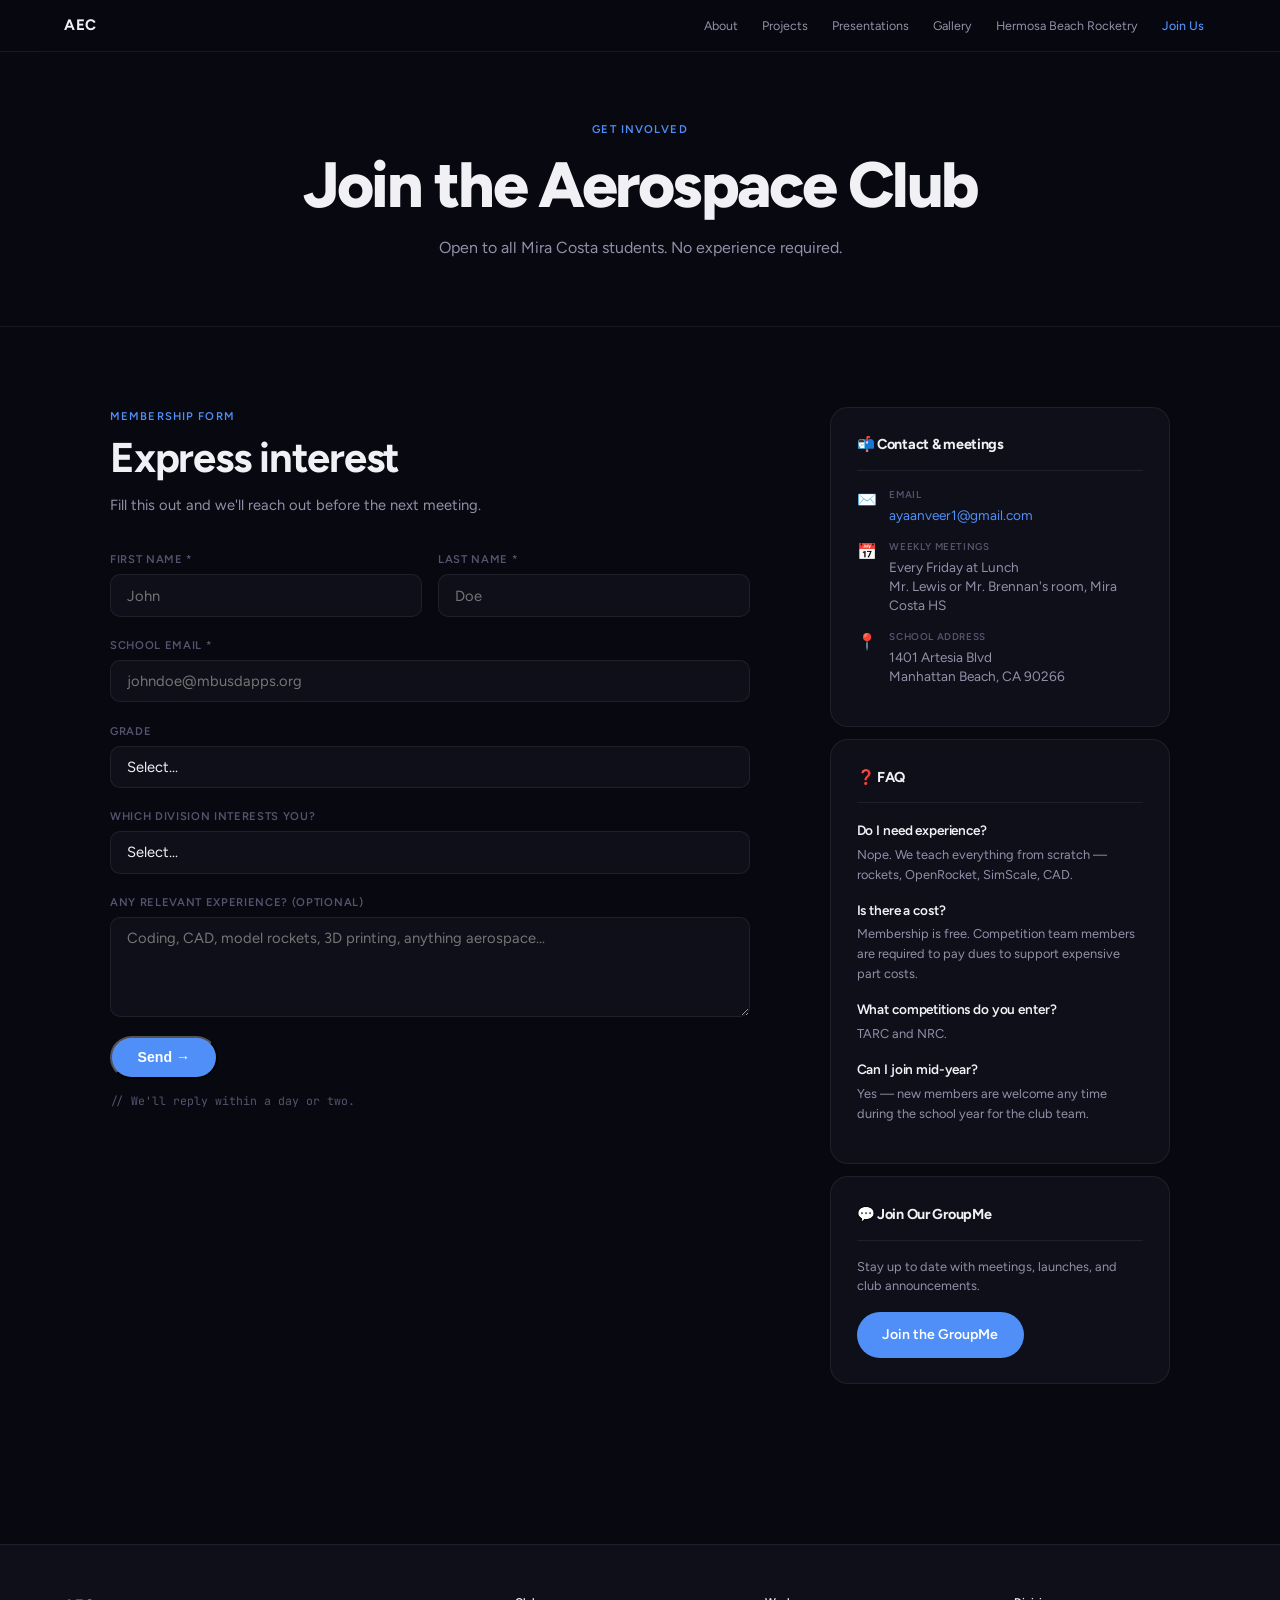
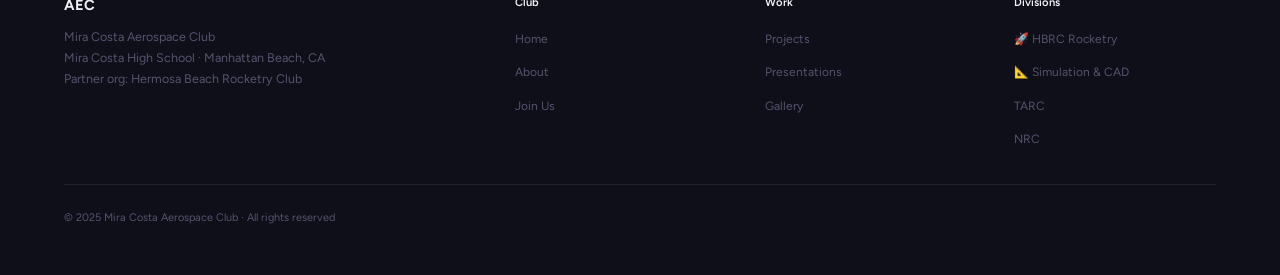
<file: BLACKHAWK-main/website/contact.html>
<!DOCTYPE html>
<html lang="en">
<head>
  <meta charset="UTF-8" />
  <meta name="viewport" content="width=device-width, initial-scale=1.0" />
  <title>Join Us — Mira Costa Aerospace Club</title>
  <link rel="preconnect" href="https://fonts.googleapis.com">
  <link rel="preconnect" href="https://fonts.gstatic.com" crossorigin>
  <link href="https://fonts.googleapis.com/css2?family=Figtree:wght@300;400;500;600;700;800&family=JetBrains+Mono:wght@400;500&display=swap" rel="stylesheet">
  <style>
*, *::before, *::after { box-sizing: border-box; margin: 0; padding: 0; }

    :root {
      --bg:      #080810;
      --bg2:     #0f0f1a;
      --bg3:     #16162a;
      --border:  rgba(255,255,255,0.07);
      --border2: rgba(255,255,255,0.14);
      --text:    #f0f0f5;
      --mid:     #9090a8;
      --dim:     #54546e;
      --blue:    #4f8ff7;
      --blue2:   #a5c4ff;
    }

    html { scroll-behavior: smooth; }

    body {
      font-family: 'Figtree', -apple-system, sans-serif;
      background: var(--bg);
      color: var(--text);
      line-height: 1.65;
      -webkit-font-smoothing: antialiased;
    }

    a { color: inherit; text-decoration: none; }

    /* ── NAV ── */
    nav {
      position: fixed;
      top: 0; left: 0; right: 0;
      z-index: 100;
      height: 52px;
      background: rgba(8,8,16,0.85);
      backdrop-filter: blur(18px);
      -webkit-backdrop-filter: blur(18px);
      border-bottom: 1px solid var(--border);
      display: flex;
      align-items: center;
      padding: 0 5%;
    }

    .nav-logo { font-size: 0.95rem; font-weight: 700; letter-spacing: 0.04em; color: var(--text); margin-right: auto; }

    .nav-links { display: flex; list-style: none; }

    .nav-links a { font-size: 0.78rem; font-weight: 400; color: var(--mid); padding: 0 12px; transition: color 0.15s; }
    .nav-links a:hover { color: var(--text); }
    .nav-join { color: var(--blue) !important; font-weight: 500 !important; }

    .page-header { padding:120px 5% 4rem; text-align:center; }
    .page-header h1 { font-size:clamp(2.4rem,5vw,4rem); font-weight:800; letter-spacing:-0.04em; line-height:1.05; margin-bottom:1rem; }
    .page-header p { font-size:1rem; color:var(--mid); line-height:1.7; max-width:580px; margin:0 auto; }
    .label { font-size:0.7rem; font-weight:600; letter-spacing:0.1em; text-transform:uppercase; color:var(--blue); margin-bottom:0.8rem; }
    hr.rule { border:none; border-top:1px solid var(--border); }
    .wrap { max-width:1060px; margin:0 auto; padding:0 5%; }
    .pad { padding:5rem 0; }
    .heading { font-size:clamp(1.8rem,3.5vw,2.6rem); font-weight:700; letter-spacing:-0.03em; line-height:1.1; margin-bottom:0.8rem; }
    .subtext { font-size:0.93rem; color:var(--mid); line-height:1.7; max-width:500px; margin-bottom:2.5rem; }
    .btn-blue { display:inline-flex; align-items:center; background:var(--blue); color:#fff; padding:0.7rem 1.6rem; border-radius:100px; font-size:0.88rem; font-weight:600; transition:all 0.2s; }
    .btn-blue:hover { background:#3a78e8; transform:translateY(-1px); }
    .btn-ghost { display:inline-flex; align-items:center; background:transparent; color:var(--mid); padding:0.7rem 1.6rem; border-radius:100px; font-size:0.88rem; font-weight:500; border:1px solid var(--border2); transition:all 0.2s; }
    .btn-ghost:hover { color:var(--text); border-color:rgba(255,255,255,0.3); }
    .lnk { font-size:0.85rem; font-weight:600; color:var(--blue); display:inline-flex; align-items:center; gap:0.2rem; transition:gap 0.15s; }
    .lnk:hover { gap:0.5rem; }
    .lnk::after { content:"→"; }
    footer { background:var(--bg2); border-top:1px solid var(--border); padding:3rem 5%; margin-top:5rem; }
    .footer-grid { display:grid; grid-template-columns:2fr 1fr 1fr 1fr; gap:3rem; padding-bottom:2rem; border-bottom:1px solid var(--border); margin-bottom:1.5rem; }
    .footer-brand { font-size:0.92rem; font-weight:700; margin-bottom:0.5rem; }
    .footer-tagline { font-size:0.78rem; color:var(--dim); line-height:1.7; }
    .footer-col h5 { font-size:0.7rem; font-weight:600; margin-bottom:0.8rem; }
    .footer-col ul { list-style:none; display:flex; flex-direction:column; gap:0.45rem; }
    .footer-col ul a { font-size:0.75rem; color:var(--dim); transition:color 0.15s; }
    .footer-col ul a:hover { color:var(--mid); }
    .footer-btm { font-size:0.68rem; color:var(--dim); }
    @keyframes fadeUp { from{opacity:0;transform:translateY(18px)} to{opacity:1;transform:translateY(0)} }
    .reveal { opacity:0; transform:translateY(22px); transition:opacity 0.65s ease,transform 0.65s ease; }
    .reveal.visible { opacity:1; transform:translateY(0); }
    @media (max-width:860px) { .footer-grid { grid-template-columns:1fr 1fr; } }
    @media (max-width:560px) { .nav-links { display:none; } }

    .contact-layout { display:grid; grid-template-columns:1fr 340px; gap:5rem; align-items:start; }
    .form-group { display:flex; flex-direction:column; gap:0.35rem; margin-bottom:1.2rem; }
    .form-group label { font-size:0.7rem; font-weight:600; letter-spacing:0.06em; text-transform:uppercase; color:var(--dim); }
    .form-group input, .form-group select, .form-group textarea { font-family:"Figtree",sans-serif; font-size:0.92rem; padding:0.7rem 1rem; background:var(--bg2); border:1px solid var(--border); border-radius:10px; color:var(--text); outline:none; transition:border-color 0.15s; width:100%; -webkit-appearance:none; }
    .form-group input:focus, .form-group select:focus, .form-group textarea:focus { border-color:var(--blue); }
    .form-group textarea { resize:vertical; min-height:100px; }
    .form-row { display:grid; grid-template-columns:1fr 1fr; gap:1rem; }
    .form-note { font-size:0.72rem; color:var(--dim); margin-top:0.8rem; font-family:"JetBrains Mono",monospace; }
    .sidebar { position:sticky; top:72px; display:flex; flex-direction:column; gap:12px; }
    .info-card { background:var(--bg2); border:1px solid var(--border); border-radius:18px; padding:1.6rem; }
    .info-card h4 { font-size:0.9rem; font-weight:700; letter-spacing:-0.02em; margin-bottom:1rem; padding-bottom:0.8rem; border-bottom:1px solid var(--border); }
    .info-row { display:flex; gap:0.8rem; margin-bottom:0.9rem; align-items:flex-start; }
    .info-icon { font-size:1rem; flex-shrink:0; }
    .info-lbl { font-size:0.62rem; font-weight:600; letter-spacing:0.06em; text-transform:uppercase; color:var(--dim); margin-bottom:0.15rem; }
    .info-val { font-size:0.85rem; color:var(--mid); line-height:1.4; }
    .faq-item { margin-bottom:0.9rem; }
    .faq-item h5 { font-size:0.85rem; font-weight:600; margin-bottom:0.2rem; letter-spacing:-0.01em; }
    .faq-item p { font-size:0.8rem; color:var(--mid); line-height:1.55; }
    @media (max-width:860px) { .contact-layout { grid-template-columns:1fr; } .sidebar { position:static; } .form-row { grid-template-columns:1fr; } }
  </style>
</head>
<body>

  <nav>
    <a href="index.html" class="nav-logo">AEC</a>
    <ul class="nav-links">
      <li><a href="about.html">About</a></li>
      <li><a href="projects.html">Projects</a></li>
      <li><a href="presentations.html">Presentations</a></li>
      <li><a href="gallery.html">Gallery</a></li>
      <li><a href="rocketry/index.html">Hermosa Beach Rocketry</a></li>
      <li><a href="contact.html" class="nav-join active">Join Us</a></li>
    </ul>
  </nav>

  <div class="page-header reveal">
    <div class="label">Get involved</div>
    <h1>Join the Aerospace Club</h1>
    <p>Open to all Mira Costa students. No experience required.</p>
  </div>

  <hr class="rule" />

  <div class="wrap pad reveal">
    <div class="contact-layout">
      <div>
        <div class="label" style="margin-bottom:0.6rem;">Membership form</div>
        <h2 class="heading">Express interest</h2>
        <p style="font-size:0.92rem;color:var(--mid);margin-bottom:2rem;line-height:1.7;">Fill this out and we'll reach out before the next meeting.</p>
        <form action="https://formspree.io/f/xjgagdjo" method="POST">
          <div class="form-row">
            <div class="form-group"><label>First name *</label><input type="text" name="first_name" required placeholder="John" /></div>
            <div class="form-group"><label>Last name *</label><input type="text" name="last_name" required placeholder="Doe" /></div>
          </div>
          <div class="form-group"><label>School email *</label><input type="email" name="email" required placeholder="johndoe@mbusdapps.org" /></div>
          <div class="form-group"><label>Grade</label>
            <select name="grade"><option value="">Select…</option><option>9th — Freshman</option><option>10th — Sophomore</option><option>11th — Junior</option><option>12th — Senior</option></select>
          </div>
          <div class="form-group"><label>Which division interests you?</label>
            <select name="division"><option value="">Select…</option><option>🚀 Rocketry</option><option>Electrical</option><option>Business</option><option>Manufacturing/Mechanical</option> CAD</option></select>
          </div>
          <div class="form-group"><label>Any relevant experience? (optional)</label><textarea name="experience" placeholder="Coding, CAD, model rockets, 3D printing, anything aerospace…"></textarea></div>
          <button type="submit" class="btn-blue">Send →</button>
          <p class="form-note">// We'll reply within a day or two.</p>
        </form>
      </div>
      <aside class="sidebar">
        <div class="info-card">
          <h4>📬 Contact &amp; meetings</h4>
          <div class="info-row"><div class="info-icon">✉️</div><div><div class="info-lbl">Email</div><div class="info-val"><a href="mailto:ayaanveer1@gmail.com" style="color:var(--blue);">ayaanveer1@gmail.com</a></div></div></div>
          <div class="info-row"><div class="info-icon">📅</div><div><div class="info-lbl">Weekly meetings</div><div class="info-val">Every Friday at Lunch<br>Mr. Lewis or Mr. Brennan's room, Mira Costa HS</div></div></div>
          <div class="info-row"><div class="info-icon">📍</div><div><div class="info-lbl">School address</div><div class="info-val">1401 Artesia Blvd<br>Manhattan Beach, CA 90266</div></div></div>
        </div>
        <div class="info-card">
          <h4>❓ FAQ</h4>
          <div class="faq-item"><h5>Do I need experience?</h5><p>Nope. We teach everything from scratch — rockets, OpenRocket, SimScale, CAD.</p></div>
          <div class="faq-item"><h5>Is there a cost?</h5><p>Membership is free. Competition team members are required to pay dues to support expensive part costs.</p></div>
          <div class="faq-item"><h5>What competitions do you enter?</h5><p>TARC and NRC.</p></div>
          <div class="faq-item"><h5>Can I join mid-year?</h5><p>Yes — new members are welcome any time during the school year for the club team.</p></div>
        </div>
        <!-- GROUPME -->
<!-- GROUPME -->
<div class="info-card">
  <h4>💬 Join Our GroupMe</h4>
  <p style="font-size:0.8rem; color:var(--mid); line-height:1.55; margin-bottom:1rem;">Stay up to date with meetings, launches, and club announcements.</p>
  <a href="https://groupme.com/join_group/96601438/nnVI4sBJ" class="btn-blue" target="_blank" rel="noopener noreferrer">Join the GroupMe</a>
</div>
      </aside>
    </div>
  </div>

  <footer>
    <div class="footer-grid">
      <div><div class="footer-brand">AEC</div><div class="footer-tagline">Mira Costa Aerospace Club<br>Mira Costa High School · Manhattan Beach, CA<br>Partner org: Hermosa Beach Rocketry Club</div></div>
      <div class="footer-col"><h5>Club</h5><ul><li><a href="index.html">Home</a></li><li><a href="about.html">About</a></li><li><a href="contact.html">Join Us</a></li></ul></div>
      <div class="footer-col"><h5>Work</h5><ul><li><a href="projects.html">Projects</a></li><li><a href="presentations.html">Presentations</a></li><li><a href="gallery.html">Gallery</a></li></ul></div>
      <div class="footer-col"><h5>Divisions</h5><ul><li><a href="rocketry/index.html">🚀 HBRC Rocketry</a></li><li><a href="projects.html">📐 Simulation &amp; CAD</a></li><li><a href="#">TARC</a></li><li><a href="#">NRC</a></li></ul></div>
    </div>
    <div class="footer-btm">© 2025 Mira Costa Aerospace Club · All rights reserved</div>
  </footer>
  <script>
    const obs = new IntersectionObserver(entries => {
      entries.forEach(e => { if (e.isIntersecting) e.target.classList.add("visible"); });
    }, { threshold: 0.08 });
    document.querySelectorAll(".reveal").forEach(el => obs.observe(el));
  </script>

</body>
</html>
</file>
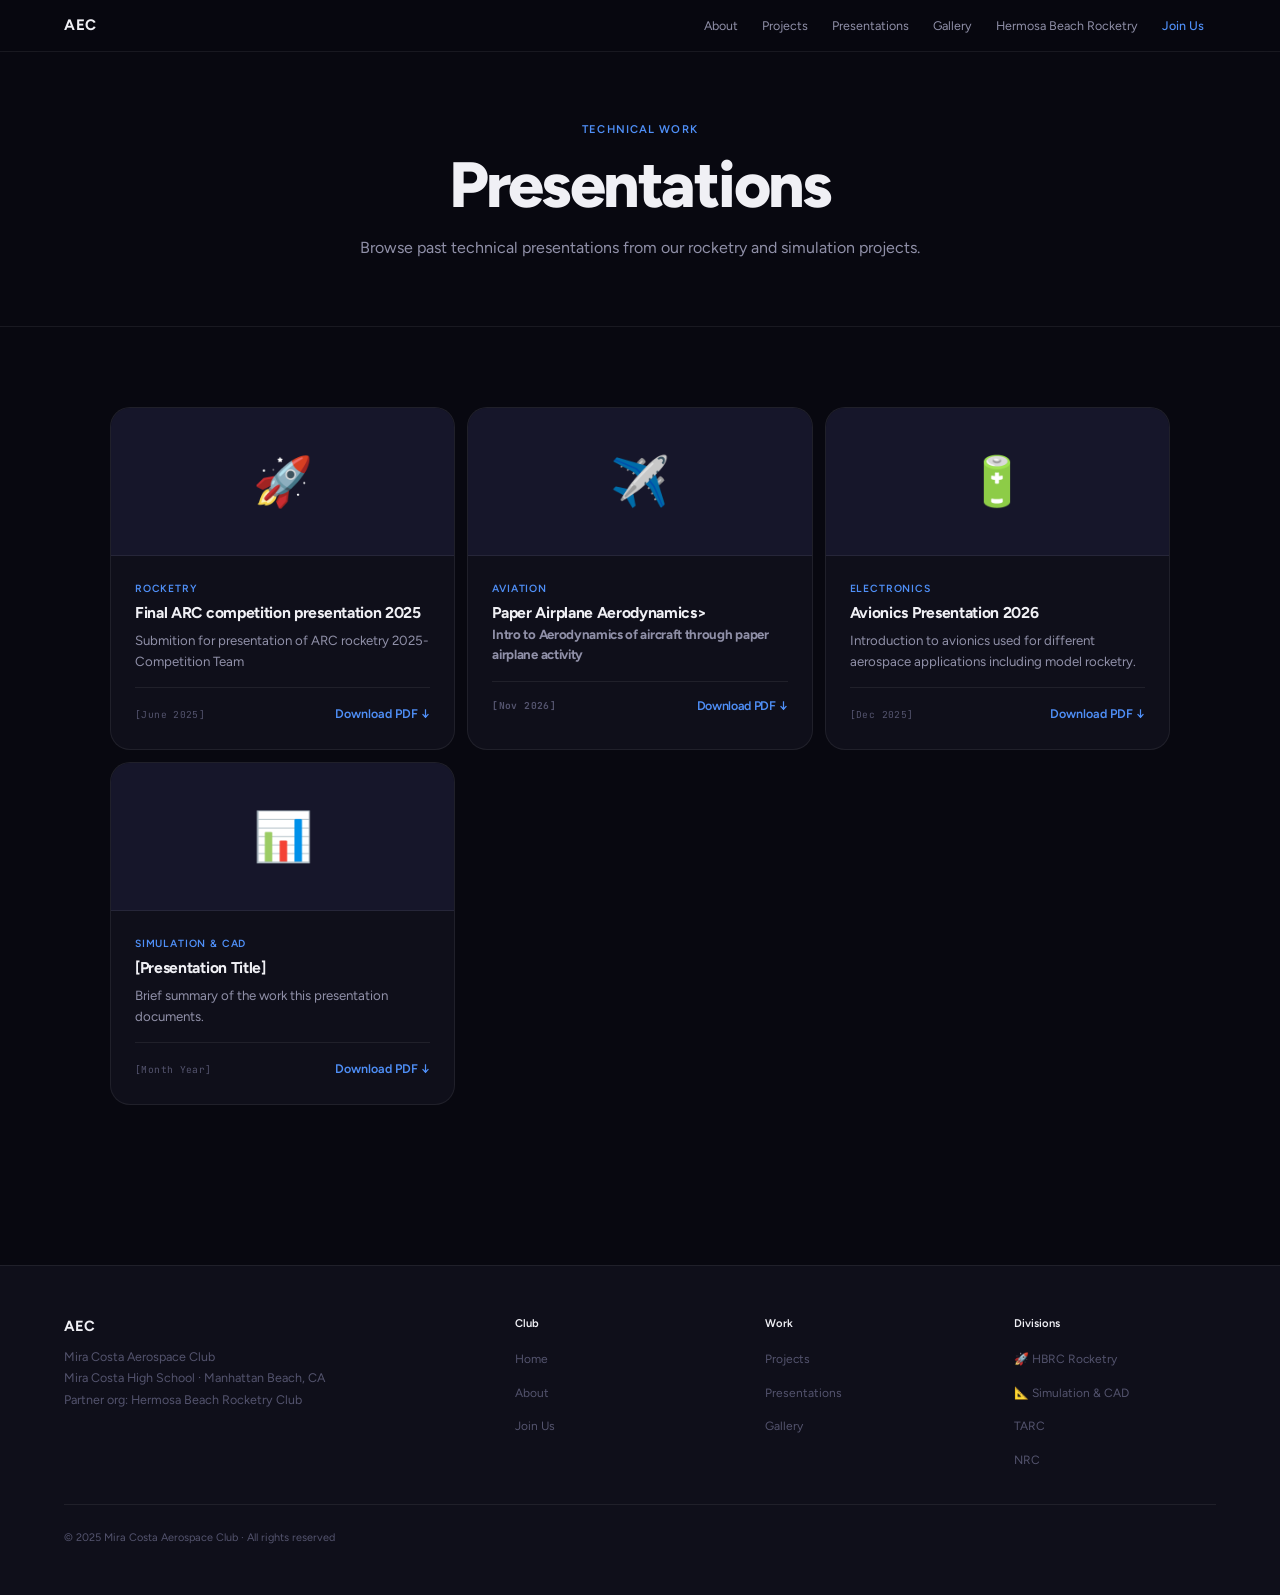
<file: BLACKHAWK-main/website/presentations.html>
<!DOCTYPE html>
<html lang="en">
<head>
  <meta charset="UTF-8" />
  <meta name="viewport" content="width=device-width, initial-scale=1.0" />
  <title>Presentations — Mira Costa Aerospace Club</title>
  <link rel="preconnect" href="https://fonts.googleapis.com">
  <link rel="preconnect" href="https://fonts.gstatic.com" crossorigin>
  <link href="https://fonts.googleapis.com/css2?family=Figtree:wght@300;400;500;600;700;800&family=JetBrains+Mono:wght@400;500&display=swap" rel="stylesheet">
  <style>
*, *::before, *::after { box-sizing: border-box; margin: 0; padding: 0; }

    :root {
      --bg:      #080810;
      --bg2:     #0f0f1a;
      --bg3:     #16162a;
      --border:  rgba(255,255,255,0.07);
      --border2: rgba(255,255,255,0.14);
      --text:    #f0f0f5;
      --mid:     #9090a8;
      --dim:     #54546e;
      --blue:    #4f8ff7;
      --blue2:   #a5c4ff;
    }

    html { scroll-behavior: smooth; }

    body {
      font-family: 'Figtree', -apple-system, sans-serif;
      background: var(--bg);
      color: var(--text);
      line-height: 1.65;
      -webkit-font-smoothing: antialiased;
    }

    a { color: inherit; text-decoration: none; }

    /* ── NAV ── */
    nav {
      position: fixed;
      top: 0; left: 0; right: 0;
      z-index: 100;
      height: 52px;
      background: rgba(8,8,16,0.85);
      backdrop-filter: blur(18px);
      -webkit-backdrop-filter: blur(18px);
      border-bottom: 1px solid var(--border);
      display: flex;
      align-items: center;
      padding: 0 5%;
    }

    .nav-logo { font-size: 0.95rem; font-weight: 700; letter-spacing: 0.04em; color: var(--text); margin-right: auto; }

    .nav-links { display: flex; list-style: none; }

    .nav-links a { font-size: 0.78rem; font-weight: 400; color: var(--mid); padding: 0 12px; transition: color 0.15s; }
    .nav-links a:hover { color: var(--text); }
    .nav-join { color: var(--blue) !important; font-weight: 500 !important; }

    .page-header { padding:120px 5% 4rem; text-align:center; }
    .page-header h1 { font-size:clamp(2.4rem,5vw,4rem); font-weight:800; letter-spacing:-0.04em; line-height:1.05; margin-bottom:1rem; }
    .page-header p { font-size:1rem; color:var(--mid); line-height:1.7; max-width:580px; margin:0 auto; }
    .label { font-size:0.7rem; font-weight:600; letter-spacing:0.1em; text-transform:uppercase; color:var(--blue); margin-bottom:0.8rem; }
    hr.rule { border:none; border-top:1px solid var(--border); }
    .wrap { max-width:1060px; margin:0 auto; padding:0 5%; }
    .pad { padding:5rem 0; }
    .heading { font-size:clamp(1.8rem,3.5vw,2.6rem); font-weight:700; letter-spacing:-0.03em; line-height:1.1; margin-bottom:0.8rem; }
    .subtext { font-size:0.93rem; color:var(--mid); line-height:1.7; max-width:500px; margin-bottom:2.5rem; }
    .btn-blue { display:inline-flex; align-items:center; background:var(--blue); color:#fff; padding:0.7rem 1.6rem; border-radius:100px; font-size:0.88rem; font-weight:600; transition:all 0.2s; }
    .btn-blue:hover { background:#3a78e8; transform:translateY(-1px); }
    .btn-ghost { display:inline-flex; align-items:center; background:transparent; color:var(--mid); padding:0.7rem 1.6rem; border-radius:100px; font-size:0.88rem; font-weight:500; border:1px solid var(--border2); transition:all 0.2s; }
    .btn-ghost:hover { color:var(--text); border-color:rgba(255,255,255,0.3); }
    .lnk { font-size:0.85rem; font-weight:600; color:var(--blue); display:inline-flex; align-items:center; gap:0.2rem; transition:gap 0.15s; }
    .lnk:hover { gap:0.5rem; }
    .lnk::after { content:"→"; }
    footer { background:var(--bg2); border-top:1px solid var(--border); padding:3rem 5%; margin-top:5rem; }
    .footer-grid { display:grid; grid-template-columns:2fr 1fr 1fr 1fr; gap:3rem; padding-bottom:2rem; border-bottom:1px solid var(--border); margin-bottom:1.5rem; }
    .footer-brand { font-size:0.92rem; font-weight:700; margin-bottom:0.5rem; }
    .footer-tagline { font-size:0.78rem; color:var(--dim); line-height:1.7; }
    .footer-col h5 { font-size:0.7rem; font-weight:600; margin-bottom:0.8rem; }
    .footer-col ul { list-style:none; display:flex; flex-direction:column; gap:0.45rem; }
    .footer-col ul a { font-size:0.75rem; color:var(--dim); transition:color 0.15s; }
    .footer-col ul a:hover { color:var(--mid); }
    .footer-btm { font-size:0.68rem; color:var(--dim); }
    @keyframes fadeUp { from{opacity:0;transform:translateY(18px)} to{opacity:1;transform:translateY(0)} }
    .reveal { opacity:0; transform:translateY(22px); transition:opacity 0.65s ease,transform 0.65s ease; }
    .reveal.visible { opacity:1; transform:translateY(0); }
    @media (max-width:860px) { .footer-grid { grid-template-columns:1fr 1fr; } }
    @media (max-width:560px) { .nav-links { display:none; } }

    .how-to { background:var(--bg2); border:1px solid var(--border); border-left:3px solid var(--blue); border-radius:0 16px 16px 0; padding:2rem; margin-bottom:3rem; }
    .how-to h4 { font-size:0.95rem; font-weight:700; margin-bottom:1.2rem; }
    .steps { display:flex; flex-direction:column; gap:1rem; }
    .step { display:flex; gap:1rem; align-items:flex-start; }
    .step-n { width:26px; height:26px; min-width:26px; background:var(--bg3); border:1px solid var(--border); border-radius:50%; display:flex; align-items:center; justify-content:center; font-size:0.72rem; font-weight:700; color:var(--blue); margin-top:0.1rem; }
    .step p { font-size:0.87rem; color:var(--mid); line-height:1.65; }
    .step p code { font-family:"JetBrains Mono",monospace; font-size:0.78rem; background:var(--bg3); border:1px solid var(--border); padding:0.1rem 0.35rem; border-radius:4px; color:var(--blue); }
    .step p strong { color:var(--text); }
    .pres-grid { display:grid; grid-template-columns:repeat(auto-fill,minmax(280px,1fr)); gap:12px; }
    .pres-card { background:var(--bg2); border:1px solid var(--border); border-radius:20px; overflow:hidden; transition:border-color 0.2s,transform 0.2s; display:flex; flex-direction:column; }
    .pres-card:hover { border-color:var(--border2); transform:translateY(-3px); }
    .pres-thumb { background:var(--bg3); height:148px; display:flex; align-items:center; justify-content:center; font-size:3rem; border-bottom:1px solid var(--border); }
    .pres-body { padding:1.5rem; flex:1; display:flex; flex-direction:column; }
    .pres-div { font-size:0.65rem; font-weight:600; letter-spacing:0.08em; text-transform:uppercase; color:var(--blue); margin-bottom:0.4rem; }
    .pres-card h3 { font-size:0.98rem; font-weight:700; letter-spacing:-0.02em; margin-bottom:0.4rem; line-height:1.3; }
    .pres-card p { font-size:0.83rem; color:var(--mid); line-height:1.55; flex:1; margin-bottom:1rem; }
    .pres-meta { display:flex; justify-content:space-between; align-items:center; padding-top:1rem; border-top:1px solid var(--border); margin-top:auto; }
    .pres-date { font-family:"JetBrains Mono",monospace; font-size:0.6rem; color:var(--dim); letter-spacing:0.04em; }
    .pres-dl { font-size:0.78rem; font-weight:600; color:var(--blue); display:flex; align-items:center; gap:0.2rem; transition:opacity 0.15s; }
    .pres-dl:hover { opacity:0.7; }
    .pres-dl::after { content:" ↓"; }
  </style>
</head>
<body>

  <nav>
    <a href="index.html" class="nav-logo">AEC</a>
    <ul class="nav-links">
      <li><a href="about.html">About</a></li>
      <li><a href="projects.html">Projects</a></li>
      <li><a href="presentations.html" class="active">Presentations</a></li>
      <li><a href="gallery.html">Gallery</a></li>
      <li><a href="rocketry/index.html">Hermosa Beach Rocketry</a></li>
      <li><a href="contact.html" class="nav-join">Join Us</a></li>
    </ul>
  </nav>

  <div class="page-header reveal">
    <div class="label">Technical work</div>
    <h1>Presentations</h1>
    <p>Browse past technical presentations from our rocketry and simulation projects.</p>
  </div>

  <hr class="rule" />

  <div class="wrap pad reveal">
    <div class="pres-grid">
      <div class="pres-card"><div class="pres-thumb">🚀</div><div class="pres-body"><div class="pres-div">Rocketry</div><h3>Final ARC competition presentation 2025</h3><p>Submition for presentation of ARC rocketry 2025- Competition Team</p><div class="pres-meta"><span class="pres-date">[June 2025]</span><a href="pdfs/AerospaceClub 2.pdf" class="pres-dl" target="_blank">Download PDF</a></div></div></div>
      <div class="pres-card"><div class="pres-thumb">✈️</div><div class="pres-body"><div class="pres-div">Aviation</div><h3>Paper Airplane Aerodynamics><p>Intro to Aerodynamics of aircraft through paper airplane activity</p><div class="pres-meta"><span class="pres-date">[Nov 2026]</span><a href="pdfs/Paper Airplanes_Aerodynamics.pdf" class="pres-dl" target="_blank">Download PDF</a></div></div></div>
       <div class="pres-card"><div class="pres-thumb">🔋</div><div class="pres-body"><div class="pres-div">Electronics</div><h3>Avionics Presentation 2026</h3><p>Introduction to avionics used for different aerospace applications including model rocketry.</p><div class="pres-meta"><span class="pres-date">[Dec 2025]</span><a href="pdfs/Avionics for Model Rockets.pdf" class="pres-dl" target="_blank">Download PDF</a></div></div></div>
      <div class="pres-card"><div class="pres-thumb">📊</div><div class="pres-body"><div class="pres-div">Simulation &amp; CAD</div><h3>[Presentation Title]</h3><p>Brief summary of the work this presentation documents.</p><div class="pres-meta"><span class="pres-date">[Month Year]</span><a href="pdfs/your-file.pdf" class="pres-dl" target="_blank">Download PDF</a></div></div></div>
    </div>
  </div>

  <footer>
    <div class="footer-grid">
      <div><div class="footer-brand">AEC</div><div class="footer-tagline">Mira Costa Aerospace Club<br>Mira Costa High School · Manhattan Beach, CA<br>Partner org: Hermosa Beach Rocketry Club</div></div>
      <div class="footer-col"><h5>Club</h5><ul><li><a href="index.html">Home</a></li><li><a href="about.html">About</a></li><li><a href="contact.html">Join Us</a></li></ul></div>
      <div class="footer-col"><h5>Work</h5><ul><li><a href="projects.html">Projects</a></li><li><a href="presentations.html">Presentations</a></li><li><a href="gallery.html">Gallery</a></li></ul></div>
      <div class="footer-col"><h5>Divisions</h5><ul><li><a href="rocketry/index.html">🚀 HBRC Rocketry</a></li><li><a href="projects.html">📐 Simulation &amp; CAD</a></li><li><a href="#">TARC</a></li><li><a href="#">NRC</a></li></ul></div>
    </div>
    <div class="footer-btm">© 2025 Mira Costa Aerospace Club · All rights reserved</div>
  </footer>
  <script>
    const obs = new IntersectionObserver(entries => {
      entries.forEach(e => { if (e.isIntersecting) e.target.classList.add("visible"); });
    }, { threshold: 0.08 });
    document.querySelectorAll(".reveal").forEach(el => obs.observe(el));
  </script>

</body>
</html>
</file>
<file: BLACKHAWK-main/website/rocketry/style.css>
@import url('https://fonts.googleapis.com/css2?family=Playfair+Display:wght@700;900&family=Libre+Baskerville:ital,wght@0,400;0,700;1,400&family=DM+Mono:wght@400;500&display=swap');

*, *::before, *::after { box-sizing: border-box; margin: 0; padding: 0; }

:root {
  --white:   #fafaf8;
  --cream:   #f2f0eb;
  --sand:    #e8e3d9;
  --stone:   #c2bbb0;
  --ink:     #1c1a17;
  --ink-mid: #4a4640;
  --accent:  #c0392b;
  --accent2: #2c5f8a;
  --nav-h:   68px;
}

html { scroll-behavior: smooth; }

body {
  font-family: 'Libre Baskerville', Georgia, serif;
  background: var(--white);
  color: var(--ink);
  line-height: 1.7;
  font-size: 16px;
}

img { display: block; max-width: 100%; }
a { color: inherit; text-decoration: none; }

h1, h2, h3, h4 {
  font-family: 'Playfair Display', Georgia, serif;
  line-height: 1.15;
  letter-spacing: -0.02em;
}

/* ── Parent breadcrumb banner ── */
.parent-bar {
  background: #0a0e1a;
  color: #8a9bb8;
  padding: 0.6rem 5%;
  font-family: 'DM Mono', monospace;
  font-size: 0.65rem;
  letter-spacing: 0.1em;
  text-transform: uppercase;
  display: flex;
  align-items: center;
  gap: 0.6rem;
}

.parent-bar a { color: #4f8ef7; transition: color 0.15s; }
.parent-bar a:hover { color: #7cb3ff; }
.parent-bar .sep { color: #2a3a58; }

/* ── Nav ── */
nav {
  position: sticky;
  top: 0;
  z-index: 100;
  height: var(--nav-h);
  background: var(--white);
  border-bottom: 1px solid var(--sand);
  display: flex;
  align-items: center;
  padding: 0 5%;
  gap: 2rem;
}

.nav-logo {
  font-family: 'Playfair Display', serif;
  font-size: 1.1rem;
  font-weight: 900;
  color: var(--ink);
  margin-right: auto;
  display: flex;
  align-items: center;
  gap: 0.5rem;
}

.nav-links { display: flex; list-style: none; gap: 2rem; align-items: center; }

.nav-links a {
  font-family: 'DM Mono', monospace;
  font-size: 0.7rem;
  letter-spacing: 0.1em;
  text-transform: uppercase;
  color: var(--ink-mid);
  transition: color 0.2s;
  padding-bottom: 2px;
  border-bottom: 1px solid transparent;
}

.nav-links a:hover, .nav-links a.active { color: var(--ink); border-bottom-color: var(--accent); }

.nav-cta { background: var(--ink) !important; color: var(--white) !important; padding: 0.45rem 1.1rem !important; border: none !important; border-bottom: none !important; border-radius: 4px; }
.nav-cta:hover { background: var(--accent) !important; }

/* ── Page header ── */
.page-header {
  background: var(--cream);
  border-bottom: 1px solid var(--sand);
  padding: 5rem 5% 4rem;
  position: relative;
  overflow: hidden;
}

.page-header::before {
  content: attr(data-bg-text);
  position: absolute;
  right: 3%;
  top: 50%;
  transform: translateY(-50%);
  font-family: 'Playfair Display', serif;
  font-size: clamp(5rem, 12vw, 11rem);
  font-weight: 900;
  color: var(--sand);
  line-height: 1;
  pointer-events: none;
}

.page-header .mono { color: var(--accent); margin-bottom: 0.8rem; font-family: 'DM Mono', monospace; font-size: 0.72rem; letter-spacing: 0.12em; text-transform: uppercase; }
.page-header h1 { font-size: clamp(2rem, 5vw, 3.8rem); max-width: 600px; }
.page-header p { color: var(--ink-mid); margin-top: 0.8rem; max-width: 500px; font-style: italic; }

/* ── Sections ── */
.section { padding: 5rem 5%; }
.section-alt { background: var(--cream); }

.section-label {
  font-family: 'DM Mono', monospace;
  font-size: 0.68rem;
  letter-spacing: 0.14em;
  text-transform: uppercase;
  color: var(--stone);
  margin-bottom: 1rem;
  display: flex;
  align-items: center;
  gap: 0.8rem;
}

.section-label::after { content: ''; display: inline-block; width: 2rem; height: 1px; background: var(--stone); }

.section-title { font-size: clamp(1.8rem, 3.5vw, 2.6rem); margin-bottom: 1rem; }
.section-subtitle { color: var(--ink-mid); font-style: italic; margin-bottom: 3rem; max-width: 560px; }

hr { border: none; border-top: 1px solid var(--sand); margin: 0 5%; }

/* ── Buttons ── */
.btn {
  display: inline-flex;
  align-items: center;
  gap: 0.5rem;
  font-family: 'DM Mono', monospace;
  font-size: 0.72rem;
  letter-spacing: 0.1em;
  text-transform: uppercase;
  padding: 0.8rem 1.6rem;
  cursor: pointer;
  transition: all 0.2s;
  border-radius: 4px;
}

.btn-primary { background: var(--ink); color: var(--white); border: 1px solid var(--ink); }
.btn-primary:hover { background: var(--accent); border-color: var(--accent); }
.btn-outline { background: transparent; color: var(--ink); border: 1px solid var(--ink); }
.btn-outline:hover { background: var(--ink); color: var(--white); }

/* ── Cards ── */
.card-grid { display: grid; grid-template-columns: repeat(auto-fit, minmax(260px, 1fr)); gap: 2rem; }

.card {
  background: var(--white);
  border: 1px solid var(--sand);
  padding: 2rem;
  transition: border-color 0.2s, transform 0.2s;
}

.card:hover { border-color: var(--stone); transform: translateY(-2px); }
.card h3 { font-size: 1.05rem; margin-bottom: 0.5rem; }
.card p { color: var(--ink-mid); font-size: 0.88rem; }

/* ── Footer ── */
footer { background: var(--ink); color: var(--stone); padding: 3rem 5%; }

.footer-inner { display: flex; justify-content: space-between; flex-wrap: wrap; gap: 2rem; margin-bottom: 2rem; }
.footer-brand { font-family: 'Playfair Display', serif; font-size: 1.05rem; font-weight: 900; color: var(--white); margin-bottom: 0.4rem; }
.footer-tagline { font-size: 0.82rem; font-style: italic; }

.footer-links { list-style: none; display: flex; flex-direction: column; gap: 0.5rem; }
.footer-links a { font-family: 'DM Mono', monospace; font-size: 0.68rem; letter-spacing: 0.1em; text-transform: uppercase; color: var(--stone); transition: color 0.2s; }
.footer-links a:hover { color: var(--white); }

.footer-bottom { border-top: 1px solid #333; padding-top: 1.5rem; font-family: 'DM Mono', monospace; font-size: 0.62rem; letter-spacing: 0.06em; color: #555; }

@media (max-width: 680px) { .nav-links { display: none; } .page-header::before { display: none; } }
</file>
